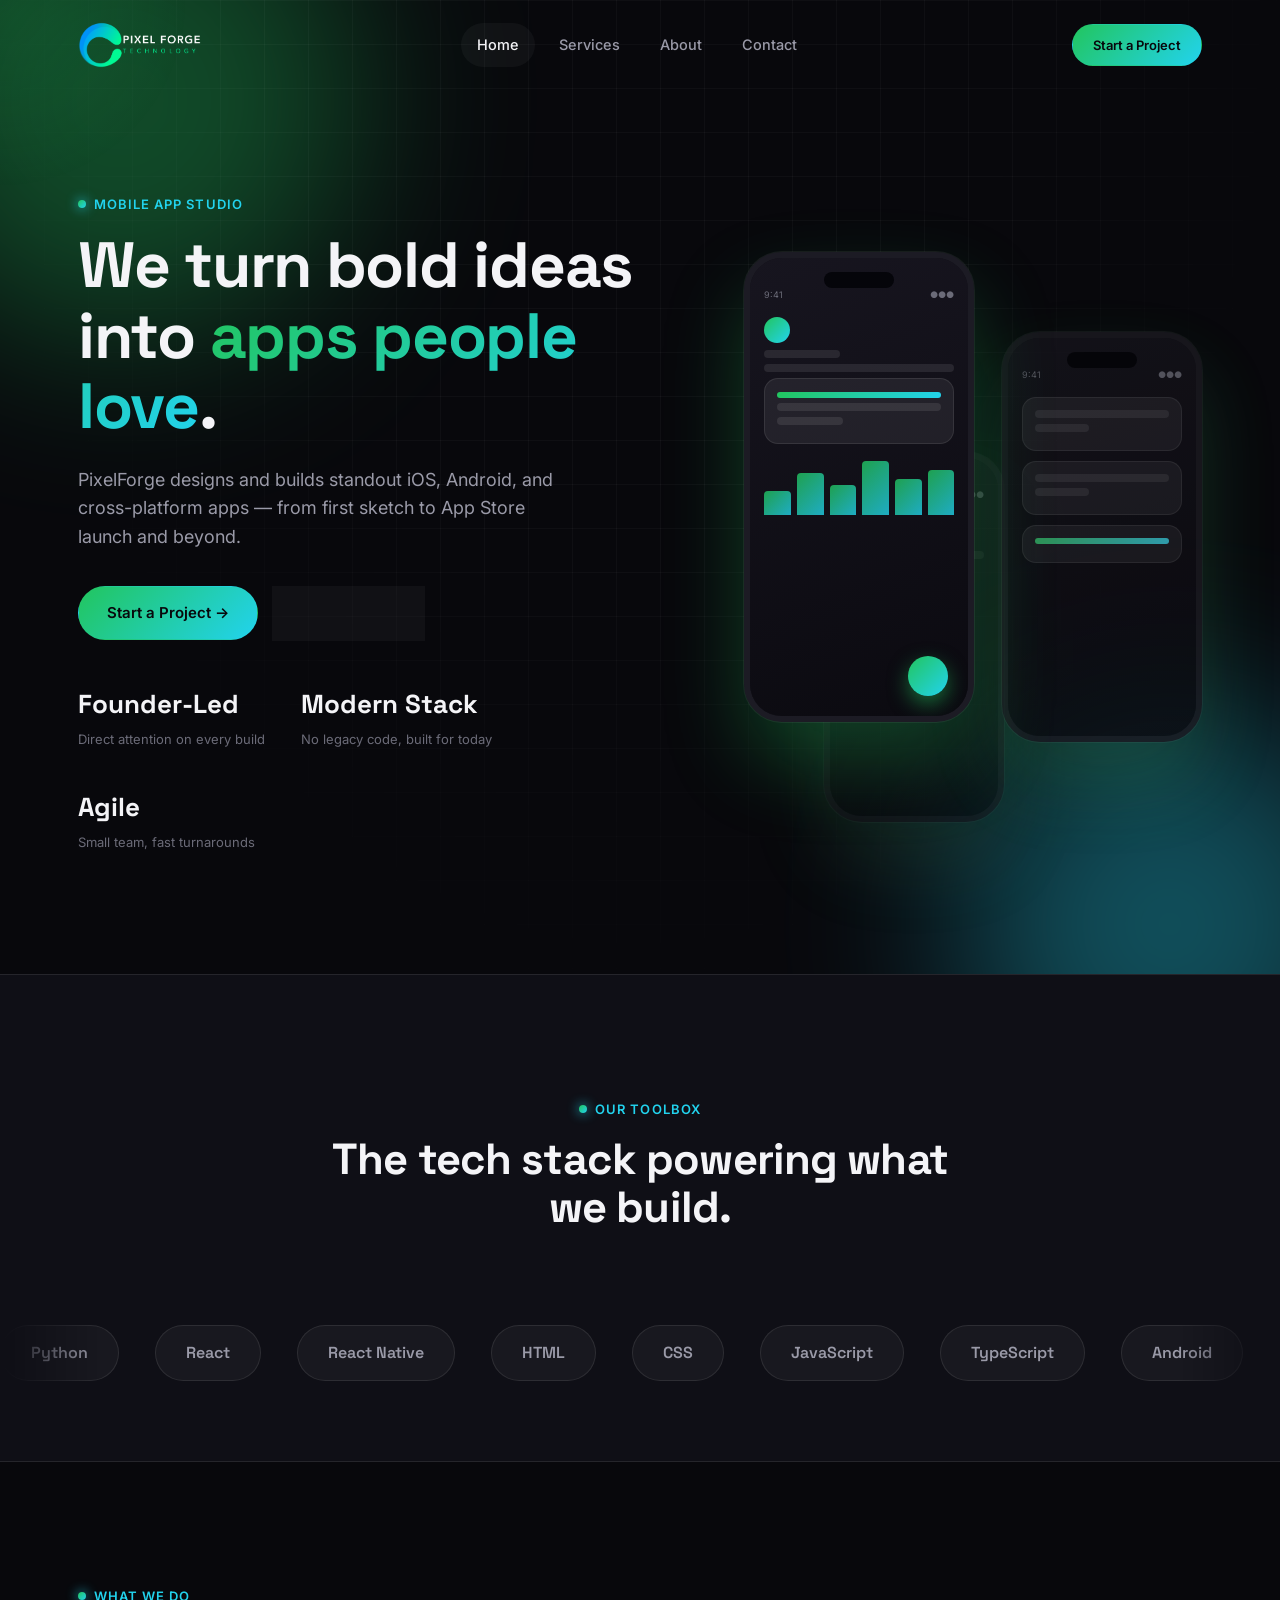
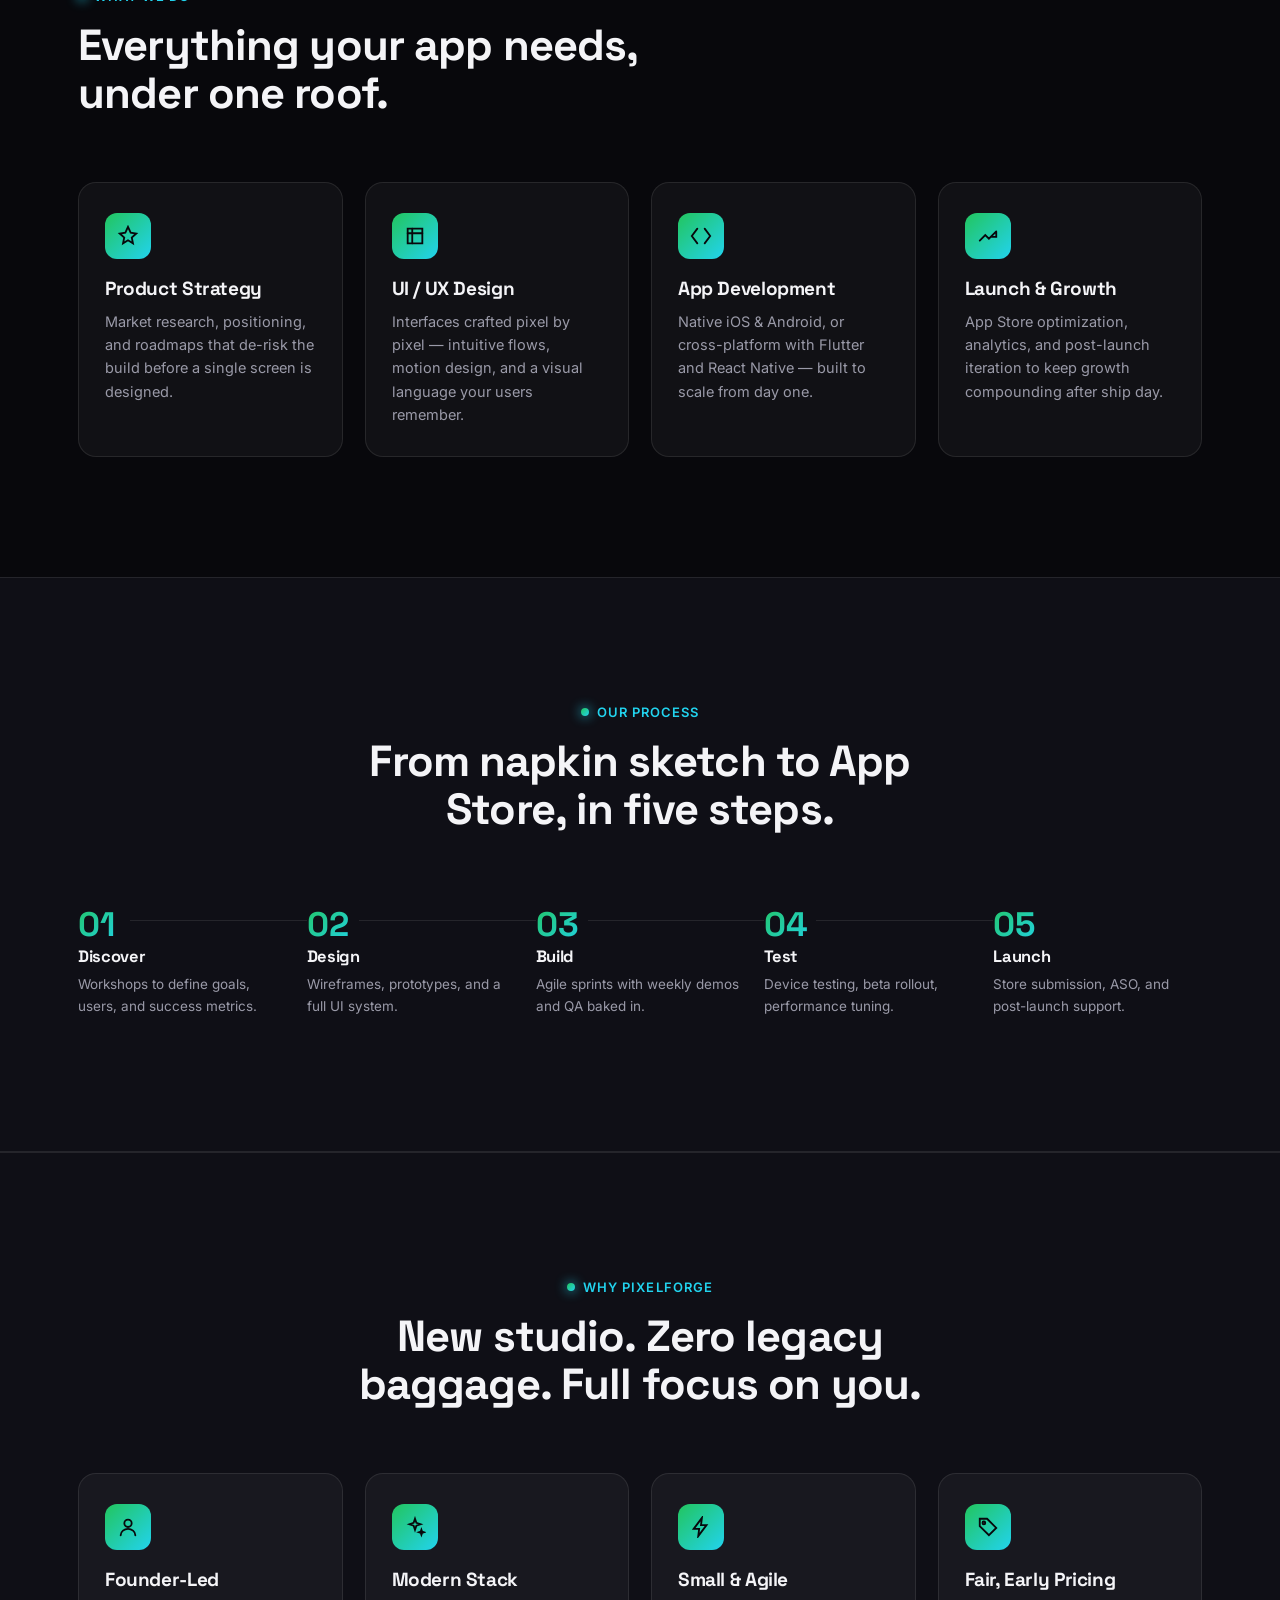
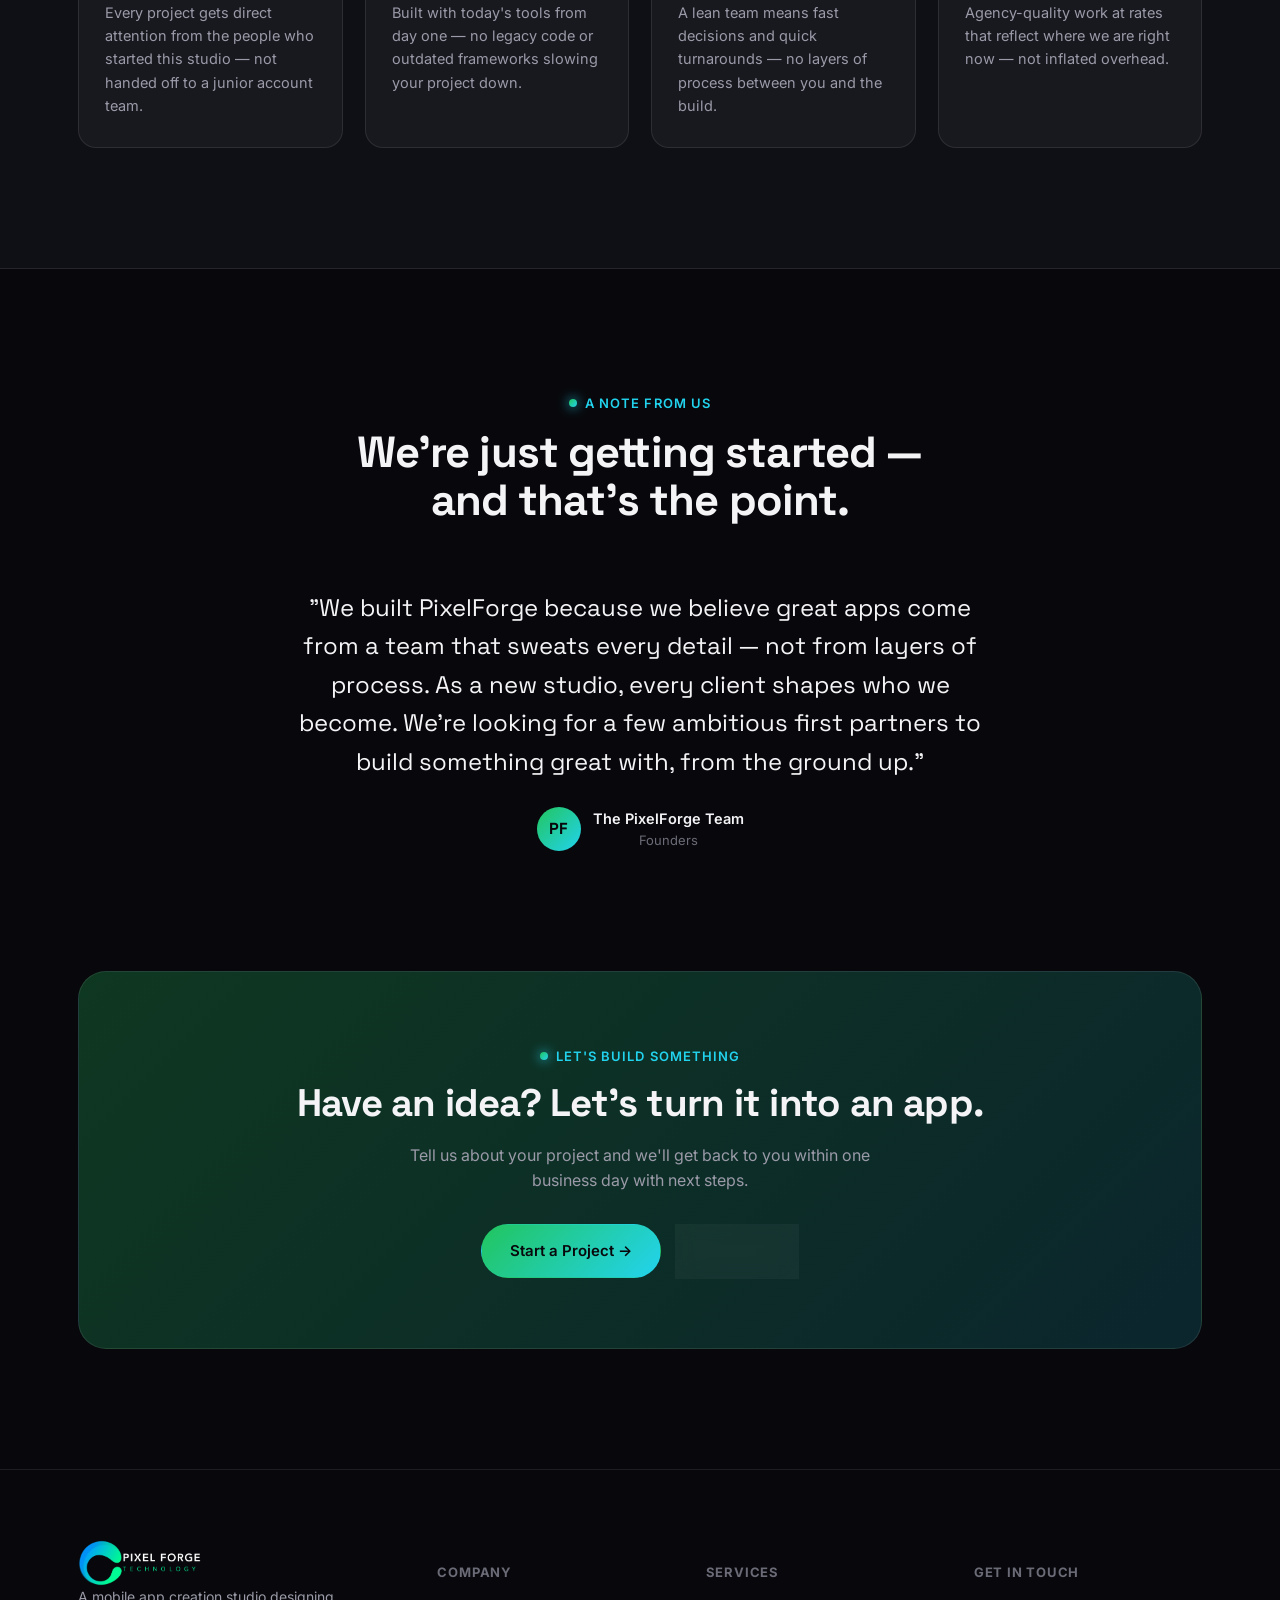
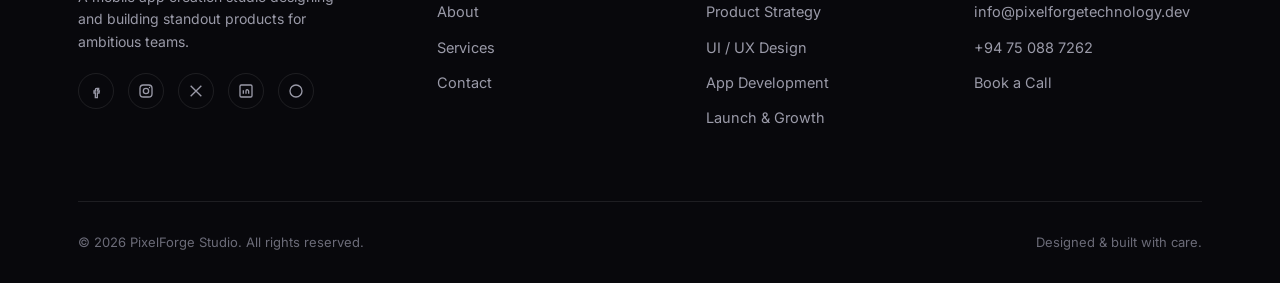
<file: index.html>
<!DOCTYPE html>
<html lang="en">
<head>
<meta charset="UTF-8">
<meta name="viewport" content="width=device-width, initial-scale=1.0">
<title>PixelForge — We Turn Ideas Into Apps People Love</title>
<meta name="description" content="PixelForge is a mobile app creation studio designing and building standout iOS, Android, and cross-platform apps.">
<link rel="icon" type="image/png" href="img/favicon.png">
<link rel="preconnect" href="https://fonts.googleapis.com">
<link href="https://fonts.googleapis.com/css2?family=Space+Grotesk:wght@500;600;700&family=Inter:wght@400;500;600;700&display=swap" rel="stylesheet">
<link rel="stylesheet" href="css/style.css">
</head>
<body>

<div class="door-intro" aria-hidden="true">
  <div class="door-panel door-left"></div>
  <div class="door-panel door-right"></div>
  <div class="door-logo"><span class="logo-mark"></span></div>
</div>

<div class="cursor-glow"></div>

<header class="site-header">
  <div class="container">
    <a href="index.html" class="logo"><img src="img/logo.png" alt="PixelForge logo" class="logo-img"></a>
    <nav class="nav-links">
      <a href="index.html">Home</a>
      <a href="services.html">Services</a>
      <a href="about.html">About</a>
      <a href="contact.html">Contact</a>
    </nav>
    <div class="header-actions">
      <a href="contact.html" class="btn btn-primary btn-sm">Start a Project</a>
      <button class="nav-toggle" aria-label="Toggle menu"><span></span></button>
    </div>
  </div>
</header>

<main>

  <!-- HERO -->
  <section class="hero">
    <div class="blob blob-1"></div>
    <div class="blob blob-2"></div>
    <div class="grid-overlay"></div>
    <div class="container hero-grid">
      <div class="hero-text">
        <span class="eyebrow">Mobile App Studio</span>
        <h1>We turn bold ideas into <span class="grad-text">apps people love</span>.</h1>
        <p class="hero-sub">PixelForge designs and builds standout iOS, Android, and cross-platform apps — from first sketch to App Store launch and beyond.</p>
        <div class="hero-actions">
          <a href="contact.html" class="btn btn-primary">Start a Project →</a>
          <a href="services.html" class="btn btn-ghost">Our Services</a>
        </div>
        <div class="hero-meta">
          <div><strong>Founder-Led</strong><span>Direct attention on every build</span></div>
          <div><strong>Modern Stack</strong><span>No legacy code, built for today</span></div>
          <div><strong>Agile</strong><span>Small team, fast turnarounds</span></div>
        </div>
      </div>
      <div class="phone-stage">
        <div class="phone phone-a">
          <div class="phone-screen">
            <div class="mock-status"><span>9:41</span><span>●●●</span></div>
            <div class="mock-avatar"></div>
            <div class="mock-line short"></div>
            <div class="mock-line"></div>
            <div class="mock-card">
              <div class="mock-line grad"></div>
              <div class="mock-line"></div>
              <div class="mock-line short"></div>
            </div>
            <div class="mock-bars">
              <span style="height:40%"></span><span style="height:70%"></span><span style="height:50%"></span>
              <span style="height:90%"></span><span style="height:60%"></span><span style="height:75%"></span>
            </div>
            <div class="mock-fab"></div>
          </div>
        </div>
        <div class="phone phone-b">
          <div class="phone-screen">
            <div class="mock-status"><span>9:41</span><span>●●●</span></div>
            <div class="mock-card"><div class="mock-line"></div><div class="mock-line short"></div></div>
            <div class="mock-card"><div class="mock-line"></div><div class="mock-line short"></div></div>
            <div class="mock-card"><div class="mock-line grad"></div></div>
          </div>
        </div>
        <div class="phone phone-c">
          <div class="phone-screen">
            <div class="mock-status"><span>9:41</span><span>●●●</span></div>
            <div class="mock-avatar"></div>
            <div class="mock-line"></div>
            <div class="mock-line short"></div>
          </div>
        </div>
      </div>
    </div>
  </section>

  <!-- TECH STACK -->
  <section class="section tech-stack-section" style="padding-bottom:70px;">
    <div class="container">
      <div class="section-head center reveal">
        <span class="eyebrow">Our Toolbox</span>
        <h2>The tech stack powering what we build.</h2>
      </div>
    </div>
    <div class="tech-marquee reveal">
      <div class="tech-track">
        <span class="tech-tag">Python</span>
        <span class="tech-tag">React</span>
        <span class="tech-tag">React Native</span>
        <span class="tech-tag">HTML</span>
        <span class="tech-tag">CSS</span>
        <span class="tech-tag">JavaScript</span>
        <span class="tech-tag">TypeScript</span>
        <span class="tech-tag">Android</span>
        <span class="tech-tag">Django</span>
        <span class="tech-tag">Flask</span>
        <span class="tech-tag">UiPath</span>
        <span class="tech-tag">Power Automate</span>
        <span class="tech-tag">Automation Anywhere</span>
        <span class="tech-tag">RPA</span>
        <span class="tech-tag">RAG</span>
        <span class="tech-tag">AI Agents</span>

        <span class="tech-tag" aria-hidden="true">Python</span>
        <span class="tech-tag" aria-hidden="true">React</span>
        <span class="tech-tag" aria-hidden="true">React Native</span>
        <span class="tech-tag" aria-hidden="true">HTML</span>
        <span class="tech-tag" aria-hidden="true">CSS</span>
        <span class="tech-tag" aria-hidden="true">JavaScript</span>
        <span class="tech-tag" aria-hidden="true">TypeScript</span>
        <span class="tech-tag" aria-hidden="true">Android</span>
        <span class="tech-tag" aria-hidden="true">Django</span>
        <span class="tech-tag" aria-hidden="true">Flask</span>
        <span class="tech-tag" aria-hidden="true">UiPath</span>
        <span class="tech-tag" aria-hidden="true">Power Automate</span>
        <span class="tech-tag" aria-hidden="true">Automation Anywhere</span>
        <span class="tech-tag" aria-hidden="true">RPA</span>
        <span class="tech-tag" aria-hidden="true">RAG</span>
        <span class="tech-tag" aria-hidden="true">AI Agents</span>
      </div>
    </div>
  </section>

  <!-- SERVICES -->
  <section class="section">
    <div class="container">
      <div class="section-head reveal">
        <span class="eyebrow">What We Do</span>
        <h2>Everything your app needs, under one roof.</h2>
      </div>
      <div class="grid-4">
        <div class="card reveal card-drop">
          <div class="card-icon"><svg viewBox="0 0 24 24" fill="none" stroke-width="2" stroke-linecap="round"><path d="M12 2l2.9 6.3L21 9.3l-4.9 4.3L17.4 20 12 16.7 6.6 20l1.3-6.4L3 9.3l6.1-1z"/></svg></div>
          <h3>Product Strategy</h3>
          <p>Market research, positioning, and roadmaps that de-risk the build before a single screen is designed.</p>
        </div>
        <div class="card reveal card-drop reveal-delay-1">
          <div class="card-icon"><svg viewBox="0 0 24 24" fill="none" stroke-width="2" stroke-linecap="round"><path d="M4 4h16v16H4z"/><path d="M4 9h16M9 4v16"/></svg></div>
          <h3>UI / UX Design</h3>
          <p>Interfaces crafted pixel by pixel — intuitive flows, motion design, and a visual language your users remember.</p>
        </div>
        <div class="card reveal card-drop reveal-delay-2">
          <div class="card-icon"><svg viewBox="0 0 24 24" fill="none" stroke-width="2" stroke-linecap="round"><path d="M8 4L2 12l6 8M16 4l6 8-6 8"/></svg></div>
          <h3>App Development</h3>
          <p>Native iOS &amp; Android, or cross-platform with Flutter and React Native — built to scale from day one.</p>
        </div>
        <div class="card reveal card-drop reveal-delay-3">
          <div class="card-icon"><svg viewBox="0 0 24 24" fill="none" stroke-width="2" stroke-linecap="round"><path d="M3 17l6-6 4 4 8-8M21 7v6h-6"/></svg></div>
          <h3>Launch &amp; Growth</h3>
          <p>App Store optimization, analytics, and post-launch iteration to keep growth compounding after ship day.</p>
        </div>
      </div>
    </div>
  </section>

  <!-- PROCESS -->
  <section class="section" style="background:var(--bg-alt); border-top:1px solid var(--border); border-bottom:1px solid var(--border);">
    <div class="container">
      <div class="section-head center reveal">
        <span class="eyebrow">Our Process</span>
        <h2>From napkin sketch to App Store, in five steps.</h2>
      </div>
      <div class="timeline">
        <div class="timeline-step reveal"><h4>Discover</h4><p>Workshops to define goals, users, and success metrics.</p></div>
        <div class="timeline-step reveal reveal-delay-1"><h4>Design</h4><p>Wireframes, prototypes, and a full UI system.</p></div>
        <div class="timeline-step reveal reveal-delay-2"><h4>Build</h4><p>Agile sprints with weekly demos and QA baked in.</p></div>
        <div class="timeline-step reveal reveal-delay-3"><h4>Test</h4><p>Device testing, beta rollout, performance tuning.</p></div>
        <div class="timeline-step reveal reveal-delay-3"><h4>Launch</h4><p>Store submission, ASO, and post-launch support.</p></div>
      </div>
    </div>
  </section>

  <!-- WHY US -->
  <section class="section" style="background:var(--bg-alt); border-top:1px solid var(--border); border-bottom:1px solid var(--border);">
    <div class="container">
      <div class="section-head center reveal">
        <span class="eyebrow">Why PixelForge</span>
        <h2>New studio. Zero legacy baggage. Full focus on you.</h2>
      </div>
      <div class="grid-4">
        <div class="card reveal">
          <div class="card-icon"><svg viewBox="0 0 24 24" fill="none" stroke-width="2" stroke-linecap="round"><circle cx="12" cy="8" r="4"/><path d="M4 21c0-4 4-7 8-7s8 3 8 7"/></svg></div>
          <h3>Founder-Led</h3>
          <p>Every project gets direct attention from the people who started this studio — not handed off to a junior account team.</p>
        </div>
        <div class="card reveal reveal-delay-1">
          <div class="card-icon"><svg viewBox="0 0 24 24" fill="none" stroke-width="2" stroke-linecap="round"><path d="M12 3l1.5 4.5L18 9l-4.5 1.5L12 15l-1.5-4.5L6 9l4.5-1.5L12 3z"/><path d="M19 15l.7 2 2 .7-2 .7-.7 2-.7-2-2-.7 2-.7.7-2z"/></svg></div>
          <h3>Modern Stack</h3>
          <p>Built with today's tools from day one — no legacy code or outdated frameworks slowing your project down.</p>
        </div>
        <div class="card reveal reveal-delay-2">
          <div class="card-icon"><svg viewBox="0 0 24 24" fill="none" stroke-width="2" stroke-linecap="round"><path d="M13 2L4 14h6l-1 8 9-12h-6l1-8z"/></svg></div>
          <h3>Small &amp; Agile</h3>
          <p>A lean team means fast decisions and quick turnarounds — no layers of process between you and the build.</p>
        </div>
        <div class="card reveal reveal-delay-3">
          <div class="card-icon"><svg viewBox="0 0 24 24" fill="none" stroke-width="2" stroke-linecap="round"><path d="M3 11V3h8l10 10-8 8L3 11z"/><circle cx="7.5" cy="7.5" r="1.5"/></svg></div>
          <h3>Fair, Early Pricing</h3>
          <p>Agency-quality work at rates that reflect where we are right now — not inflated overhead.</p>
        </div>
      </div>
    </div>
  </section>

  <!-- FOUNDER NOTE -->
  <section class="section">
    <div class="container">
      <div class="section-head center reveal">
        <span class="eyebrow">A Note From Us</span>
        <h2>We're just getting started — and that's the point.</h2>
      </div>
      <div class="testi-wrap reveal" style="max-width:700px;">
        <p class="testi-quote">"We built PixelForge because we believe great apps come from a team that sweats every detail — not from layers of process. As a new studio, every client shapes who we become. We're looking for a few ambitious first partners to build something great with, from the ground up."</p>
        <div class="testi-person" style="justify-content:center;">
          <div class="testi-avatar">PF</div>
          <div><div class="testi-name">The PixelForge Team</div><div class="testi-role">Founders</div></div>
        </div>
      </div>
    </div>
  </section>

  <!-- CTA -->
  <section class="section" style="padding-top:0;">
    <div class="container">
      <div class="cta-banner reveal">
        <span class="eyebrow" style="justify-content:center;">Let's Build Something</span>
        <h2>Have an idea? Let's turn it into an app.</h2>
        <p>Tell us about your project and we'll get back to you within one business day with next steps.</p>
        <div class="btn-group">
          <a href="contact.html" class="btn btn-primary">Start a Project →</a>
          <a href="about.html" class="btn btn-ghost">About Us</a>
        </div>
      </div>
    </div>
  </section>

</main>

<footer class="site-footer">
  <div class="container">
    <div class="footer-grid">
      <div class="footer-brand">
        <a href="index.html" class="logo"><img src="img/logo.png" alt="PixelForge logo" class="logo-img"></a>
        <p>A mobile app creation studio designing and building standout products for ambitious teams.</p>
        <div class="socials" style="margin-top:20px;">
          <a href="https://web.facebook.com/people/PixelForge-Technology/61591872968591/" aria-label="Facebook" target="_blank" rel="noopener"><svg viewBox="0 0 24 24" fill="none" stroke-width="2"><path d="M15 8h-2a2 2 0 00-2 2v2H9v3h2v7h3v-7h2.5l.5-3H14v-1.5c0-.5.5-1 1-1H16V8z"/></svg></a>
          <a href="https://www.instagram.com/pixelforge9134/" aria-label="Instagram" target="_blank" rel="noopener"><svg viewBox="0 0 24 24" fill="none" stroke-width="2"><rect x="3" y="3" width="18" height="18" rx="5"/><circle cx="12" cy="12" r="4"/><circle cx="17.3" cy="6.7" r="1" fill="var(--text-dim)" stroke="none"/></svg></a>
          <a href="https://twitter.com/pixelforge" aria-label="X / Twitter" target="_blank" rel="noopener"><svg viewBox="0 0 24 24" fill="none" stroke-width="2"><path d="M4 4l16 16M20 4L4 20"/></svg></a>
          <a href="https://www.linkedin.com/company/pixelforge-technology" aria-label="LinkedIn" target="_blank" rel="noopener"><svg viewBox="0 0 24 24" fill="none" stroke-width="2"><rect x="3" y="3" width="18" height="18" rx="2"/><path d="M8 11v5M8 8v.01M12 16v-5M12 11c1.5-1.5 4-1 4 1.5V16"/></svg></a>
          <a href="https://dribbble.com/pixelforge" aria-label="Dribbble" target="_blank" rel="noopener"><svg viewBox="0 0 24 24" fill="none" stroke-width="2"><circle cx="12" cy="12" r="9"/></svg></a>
        </div>
      </div>
      <div class="footer-col">
        <h5>Company</h5>
        <a href="about.html">About</a>
        <a href="services.html">Services</a>
        <a href="contact.html">Contact</a>
      </div>
      <div class="footer-col">
        <h5>Services</h5>
        <a href="services.html">Product Strategy</a>
        <a href="services.html">UI / UX Design</a>
        <a href="services.html">App Development</a>
        <a href="services.html">Launch &amp; Growth</a>
      </div>
      <div class="footer-col">
        <h5>Get In Touch</h5>
        <a href="mailto:info@pixelforgetechnology.dev">info@pixelforgetechnology.dev</a>
        <a href="tel:+94750887262">+94 75 088 7262</a>
        <a href="contact.html">Book a Call</a>
      </div>
    </div>
    <div class="footer-bottom">
      <span>© 2026 PixelForge Studio. All rights reserved.</span>
      <span>Designed &amp; built with care.</span>
    </div>
  </div>
</footer>

<script src="js/main.js"></script>
</body>
</html>
</file>
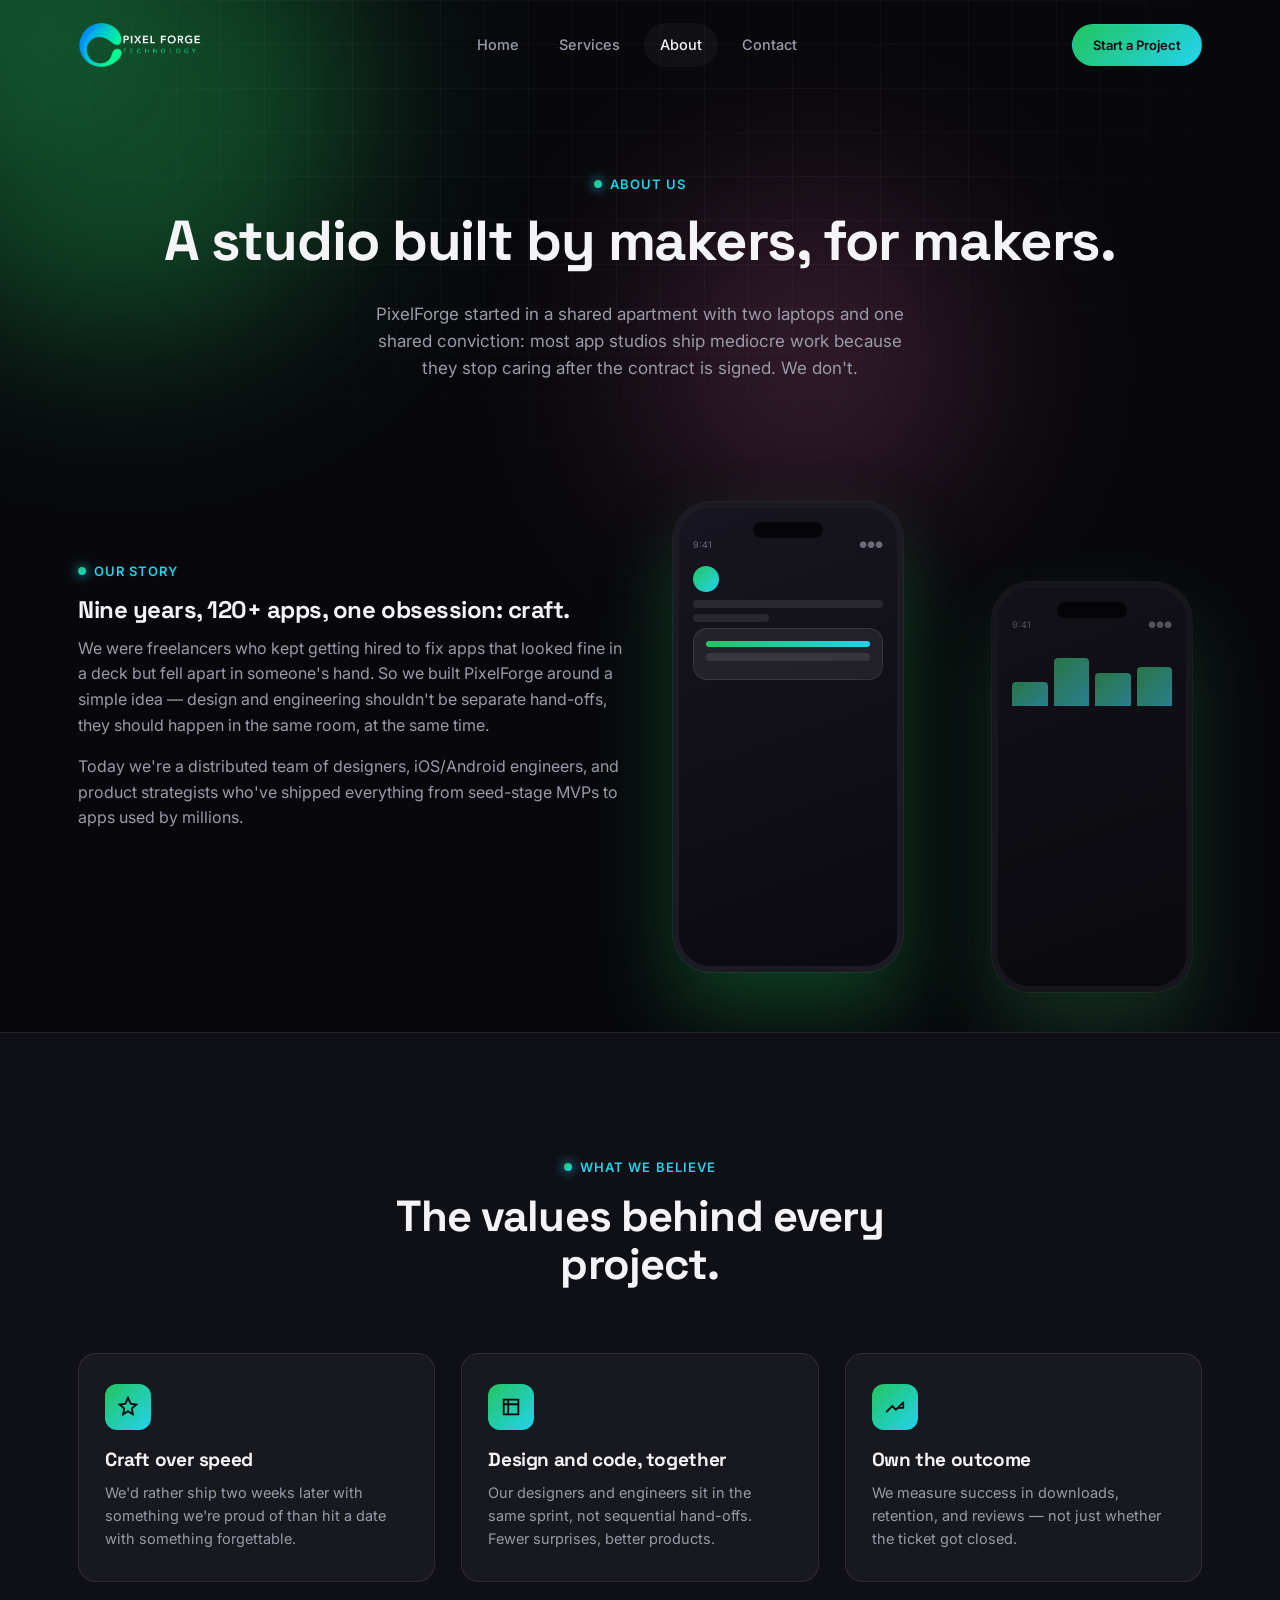
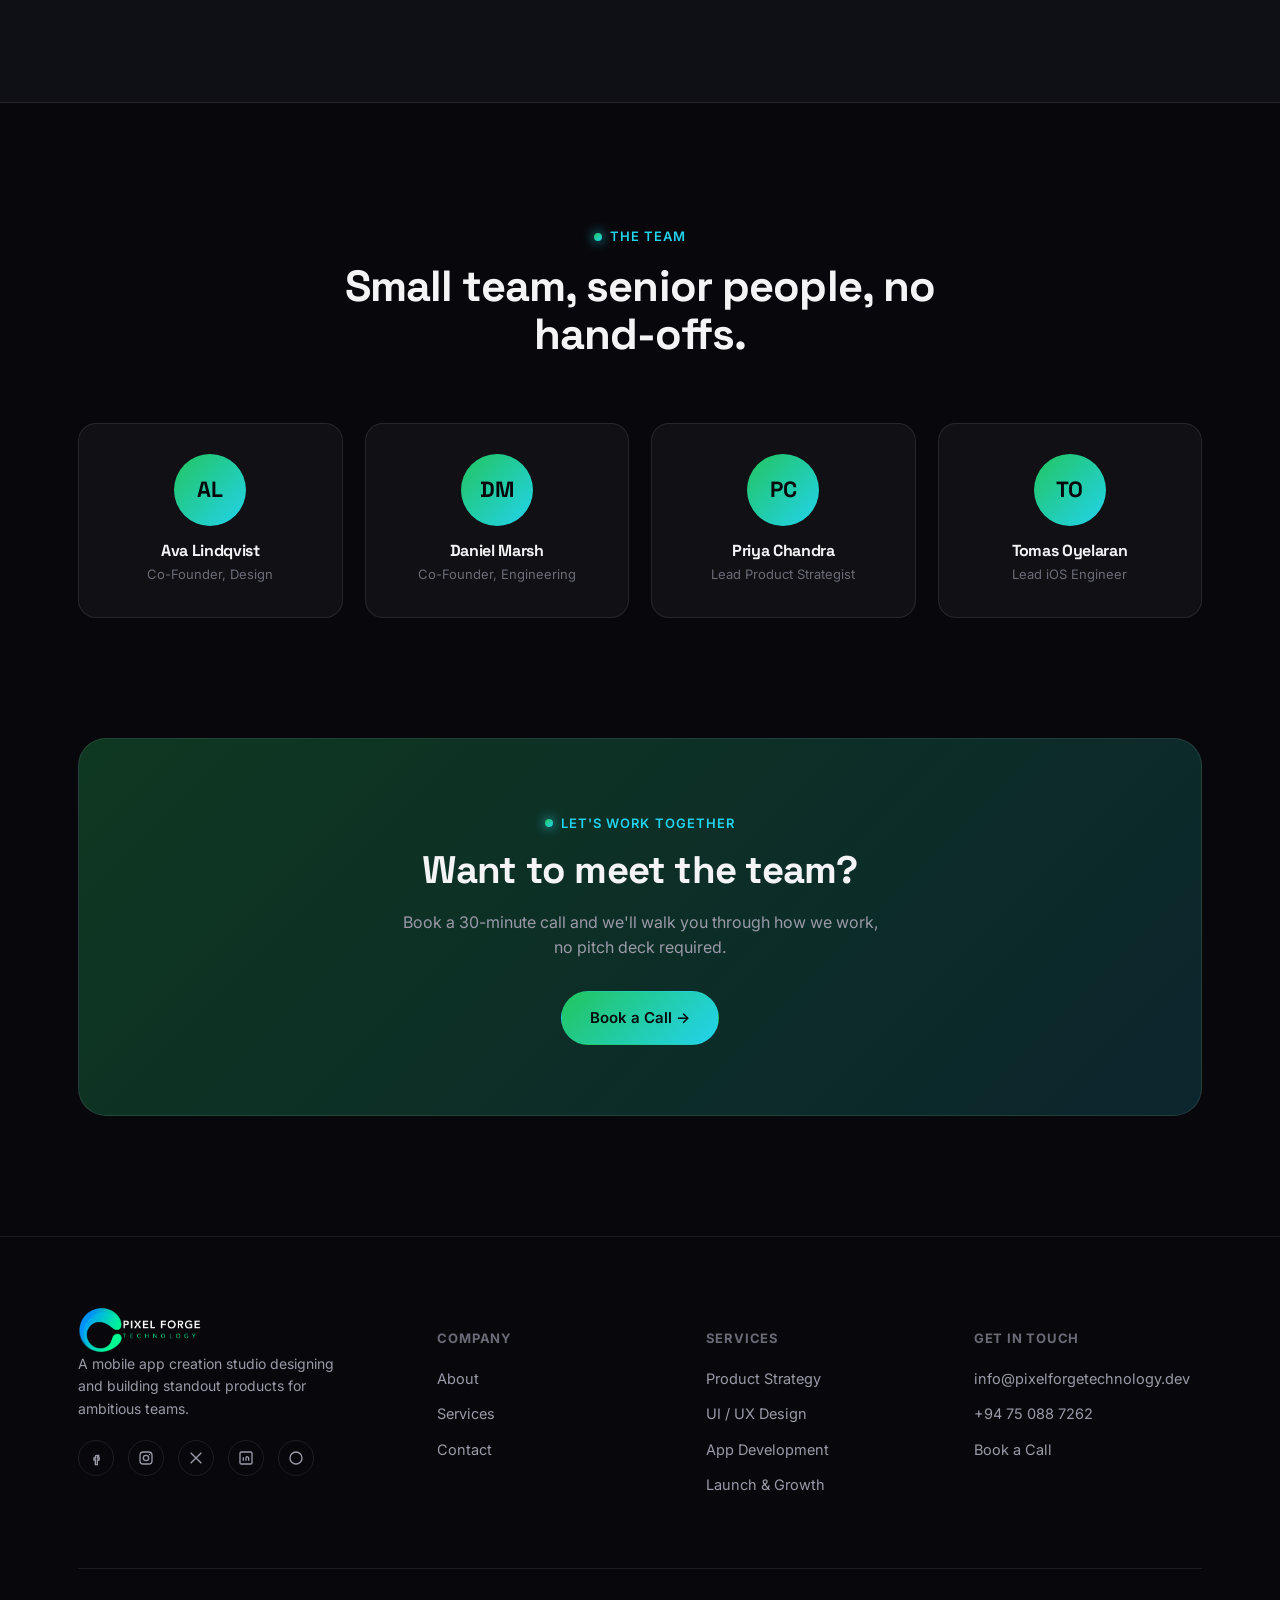
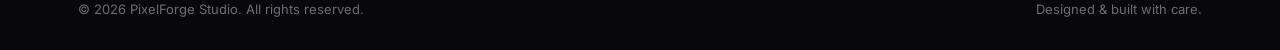
<file: about.html>
<!DOCTYPE html>
<html lang="en">
<head>
<meta charset="UTF-8">
<meta name="viewport" content="width=device-width, initial-scale=1.0">
<title>About — PixelForge</title>
<meta name="description" content="PixelForge is a mobile app creation studio founded by designers and engineers obsessed with craft.">
<link rel="icon" type="image/png" href="img/favicon.png">
<link rel="preconnect" href="https://fonts.googleapis.com">
<link href="https://fonts.googleapis.com/css2?family=Space+Grotesk:wght@500;600;700&family=Inter:wght@400;500;600;700&display=swap" rel="stylesheet">
<link rel="stylesheet" href="css/style.css">
</head>
<body>

<div class="cursor-glow"></div>

<header class="site-header">
  <div class="container">
    <a href="index.html" class="logo"><img src="img/logo.png" alt="PixelForge logo" class="logo-img"></a>
    <nav class="nav-links">
      <a href="index.html">Home</a>
      <a href="services.html">Services</a>
      <a href="about.html">About</a>
      <a href="contact.html">Contact</a>
    </nav>
    <div class="header-actions">
      <a href="contact.html" class="btn btn-primary btn-sm">Start a Project</a>
      <button class="nav-toggle" aria-label="Toggle menu"><span></span></button>
    </div>
  </div>
</header>

<main>
  <section class="page-hero">
    <div class="blob blob-1"></div>
    <div class="blob blob-3"></div>
    <div class="grid-overlay"></div>
    <div class="container" style="position:relative; z-index:2;">
      <span class="eyebrow" style="justify-content:center;">About Us</span>
      <h1>A studio built by makers, for makers.</h1>
      <p>PixelForge started in a shared apartment with two laptops and one shared conviction: most app studios ship mediocre work because they stop caring after the contract is signed. We don't.</p>
    </div>
  </section>

  <section class="section" style="padding-top:20px;">
    <div class="container grid-2" style="align-items:center;">
      <div class="reveal">
        <span class="eyebrow">Our Story</span>
        <h2>Nine years, 120+ apps, one obsession: craft.</h2>
        <p>We were freelancers who kept getting hired to fix apps that looked fine in a deck but fell apart in someone's hand. So we built PixelForge around a simple idea — design and engineering shouldn't be separate hand-offs, they should happen in the same room, at the same time.</p>
        <p>Today we're a distributed team of designers, iOS/Android engineers, and product strategists who've shipped everything from seed-stage MVPs to apps used by millions.</p>
      </div>
      <div class="phone-stage reveal" style="height:420px;">
        <div class="phone phone-a" style="left:20px;">
          <div class="phone-screen">
            <div class="mock-status"><span>9:41</span><span>●●●</span></div>
            <div class="mock-avatar"></div>
            <div class="mock-line"></div>
            <div class="mock-line short"></div>
            <div class="mock-card"><div class="mock-line grad"></div><div class="mock-line"></div></div>
          </div>
        </div>
        <div class="phone phone-b" style="right:10px;">
          <div class="phone-screen">
            <div class="mock-status"><span>9:41</span><span>●●●</span></div>
            <div class="mock-bars"><span style="height:40%"></span><span style="height:80%"></span><span style="height:55%"></span><span style="height:65%"></span></div>
          </div>
        </div>
      </div>
    </div>
  </section>

  <section class="section" style="background:var(--bg-alt); border-top:1px solid var(--border); border-bottom:1px solid var(--border);">
    <div class="container">
      <div class="section-head center reveal">
        <span class="eyebrow">What We Believe</span>
        <h2>The values behind every project.</h2>
      </div>
      <div class="grid-3">
        <div class="card value-card reveal">
          <div class="card-icon"><svg viewBox="0 0 24 24" fill="none" stroke-width="2" stroke-linecap="round"><path d="M12 2l2.9 6.3L21 9.3l-4.9 4.3L17.4 20 12 16.7 6.6 20l1.3-6.4L3 9.3l6.1-1z"/></svg></div>
          <h3>Craft over speed</h3>
          <p>We'd rather ship two weeks later with something we're proud of than hit a date with something forgettable.</p>
        </div>
        <div class="card value-card reveal reveal-delay-1">
          <div class="card-icon"><svg viewBox="0 0 24 24" fill="none" stroke-width="2" stroke-linecap="round"><path d="M4 4h16v16H4z"/><path d="M4 9h16M9 4v16"/></svg></div>
          <h3>Design and code, together</h3>
          <p>Our designers and engineers sit in the same sprint, not sequential hand-offs. Fewer surprises, better products.</p>
        </div>
        <div class="card value-card reveal reveal-delay-2">
          <div class="card-icon"><svg viewBox="0 0 24 24" fill="none" stroke-width="2" stroke-linecap="round"><path d="M3 17l6-6 4 4 8-8M21 7v6h-6"/></svg></div>
          <h3>Own the outcome</h3>
          <p>We measure success in downloads, retention, and reviews — not just whether the ticket got closed.</p>
        </div>
      </div>
    </div>
  </section>

  <section class="section">
    <div class="container">
      <div class="section-head center reveal">
        <span class="eyebrow">The Team</span>
        <h2>Small team, senior people, no hand-offs.</h2>
      </div>
      <div class="grid-4">
        <div class="card team-card reveal">
          <div class="team-avatar">AL</div>
          <h4>Ava Lindqvist</h4>
          <span>Co-Founder, Design</span>
        </div>
        <div class="card team-card reveal reveal-delay-1">
          <div class="team-avatar">DM</div>
          <h4>Daniel Marsh</h4>
          <span>Co-Founder, Engineering</span>
        </div>
        <div class="card team-card reveal reveal-delay-2">
          <div class="team-avatar">PC</div>
          <h4>Priya Chandra</h4>
          <span>Lead Product Strategist</span>
        </div>
        <div class="card team-card reveal reveal-delay-3">
          <div class="team-avatar">TO</div>
          <h4>Tomas Oyelaran</h4>
          <span>Lead iOS Engineer</span>
        </div>
      </div>
    </div>
  </section>

  <section class="section" style="padding-top:0;">
    <div class="container">
      <div class="cta-banner reveal">
        <span class="eyebrow" style="justify-content:center;">Let's Work Together</span>
        <h2>Want to meet the team?</h2>
        <p>Book a 30-minute call and we'll walk you through how we work, no pitch deck required.</p>
        <div class="btn-group">
          <a href="contact.html" class="btn btn-primary">Book a Call →</a>
        </div>
      </div>
    </div>
  </section>
</main>

<footer class="site-footer">
  <div class="container">
    <div class="footer-grid">
      <div class="footer-brand">
        <a href="index.html" class="logo"><img src="img/logo.png" alt="PixelForge logo" class="logo-img"></a>
        <p>A mobile app creation studio designing and building standout products for ambitious teams.</p>
        <div class="socials" style="margin-top:20px;">
          <a href="https://web.facebook.com/people/PixelForge-Technology/61591872968591/" aria-label="Facebook" target="_blank" rel="noopener"><svg viewBox="0 0 24 24" fill="none" stroke-width="2"><path d="M15 8h-2a2 2 0 00-2 2v2H9v3h2v7h3v-7h2.5l.5-3H14v-1.5c0-.5.5-1 1-1H16V8z"/></svg></a>
          <a href="https://www.instagram.com/pixelforge9134/" aria-label="Instagram" target="_blank" rel="noopener"><svg viewBox="0 0 24 24" fill="none" stroke-width="2"><rect x="3" y="3" width="18" height="18" rx="5"/><circle cx="12" cy="12" r="4"/><circle cx="17.3" cy="6.7" r="1" fill="var(--text-dim)" stroke="none"/></svg></a>
          <a href="https://twitter.com/pixelforge" aria-label="X / Twitter" target="_blank" rel="noopener"><svg viewBox="0 0 24 24" fill="none" stroke-width="2"><path d="M4 4l16 16M20 4L4 20"/></svg></a>
          <a href="https://linkedin.com/company/pixelforge" aria-label="LinkedIn" target="_blank" rel="noopener"><svg viewBox="0 0 24 24" fill="none" stroke-width="2"><rect x="3" y="3" width="18" height="18" rx="2"/><path d="M8 11v5M8 8v.01M12 16v-5M12 11c1.5-1.5 4-1 4 1.5V16"/></svg></a>
          <a href="https://dribbble.com/pixelforge" aria-label="Dribbble" target="_blank" rel="noopener"><svg viewBox="0 0 24 24" fill="none" stroke-width="2"><circle cx="12" cy="12" r="9"/></svg></a>
        </div>
      </div>
      <div class="footer-col">
        <h5>Company</h5>
        <a href="about.html">About</a>
        <a href="services.html">Services</a>
        <a href="contact.html">Contact</a>
      </div>
      <div class="footer-col">
        <h5>Services</h5>
        <a href="services.html">Product Strategy</a>
        <a href="services.html">UI / UX Design</a>
        <a href="services.html">App Development</a>
        <a href="services.html">Launch &amp; Growth</a>
      </div>
      <div class="footer-col">
        <h5>Get In Touch</h5>
        <a href="mailto:info@pixelforgetechnology.dev">info@pixelforgetechnology.dev</a>
        <a href="tel:+94750887262">+94 75 088 7262</a>
        <a href="contact.html">Book a Call</a>
      </div>
    </div>
    <div class="footer-bottom">
      <span>© 2026 PixelForge Studio. All rights reserved.</span>
      <span>Designed &amp; built with care.</span>
    </div>
  </div>
</footer>

<script src="js/main.js"></script>
</body>
</html>
</file>
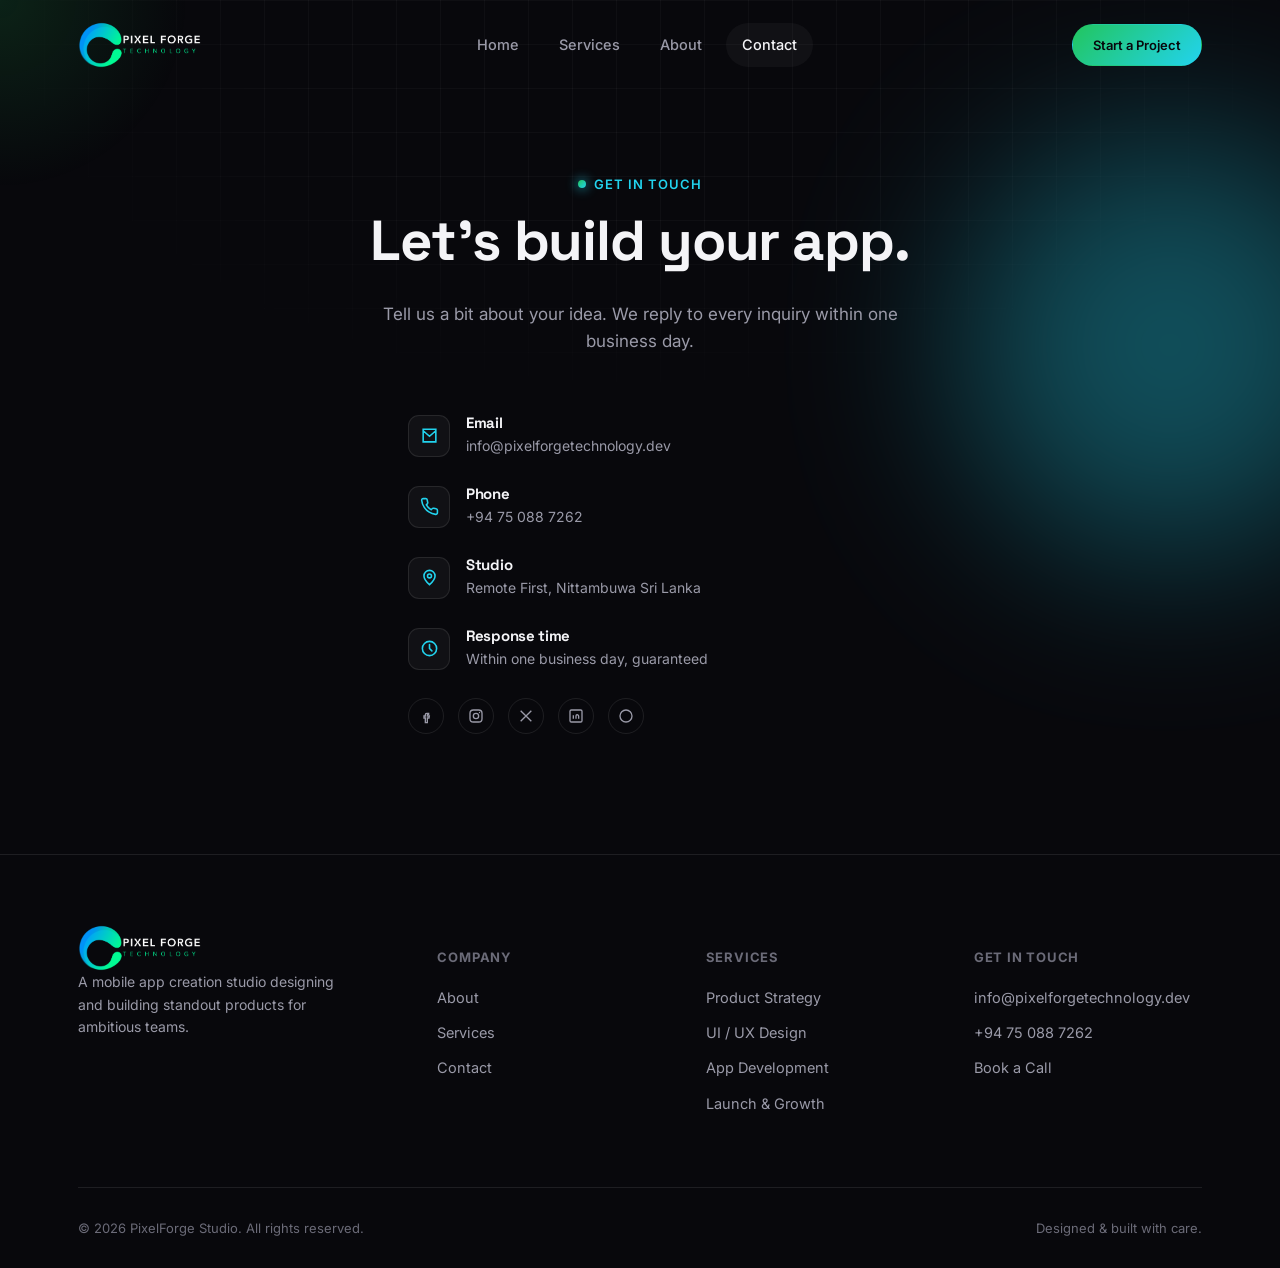
<file: contact.html>
<!DOCTYPE html>
<html lang="en">
<head>
<meta charset="UTF-8">
<meta name="viewport" content="width=device-width, initial-scale=1.0">
<title>Contact — PixelForge</title>
<meta name="description" content="Tell PixelForge about your mobile app idea and we'll get back to you within one business day.">
<link rel="icon" type="image/png" href="img/favicon.png">
<link rel="preconnect" href="https://fonts.googleapis.com">
<link href="https://fonts.googleapis.com/css2?family=Space+Grotesk:wght@500;600;700&family=Inter:wght@400;500;600;700&display=swap" rel="stylesheet">
<link rel="stylesheet" href="css/style.css">
</head>
<body>

<div class="cursor-glow"></div>

<header class="site-header">
  <div class="container">
    <a href="index.html" class="logo"><img src="img/logo.png" alt="PixelForge logo" class="logo-img"></a>
    <nav class="nav-links">
      <a href="index.html">Home</a>
      <a href="services.html">Services</a>
      <a href="about.html">About</a>
      <a href="contact.html">Contact</a>
    </nav>
    <div class="header-actions">
      <a href="contact.html" class="btn btn-primary btn-sm">Start a Project</a>
      <button class="nav-toggle" aria-label="Toggle menu"><span></span></button>
    </div>
  </div>
</header>

<main>
  <section class="page-hero" style="padding-bottom:40px;">
    <div class="blob blob-2"></div>
    <div class="grid-overlay"></div>
    <div class="container" style="position:relative; z-index:2;">
      <span class="eyebrow" style="justify-content:center;">Get In Touch</span>
      <h1>Let's build your app.</h1>
      <p>Tell us a bit about your idea. We reply to every inquiry within one business day.</p>
    </div>
  </section>

  <section class="section" style="padding-top:20px;">
    <div class="container contact-grid contact-grid-single">

      <div class="reveal reveal-delay-1">
        <div class="contact-info-item">
          <div class="contact-info-icon"><svg viewBox="0 0 24 24" fill="none" stroke-width="2" stroke-linecap="round"><path d="M4 4h16v16H4zM4 6l8 7 8-7"/></svg></div>
          <div>
            <h4>Email</h4>
            <p><a href="mailto:info@pixelforgetechnology.dev">info@pixelforgetechnology.dev</a></p>
          </div>
        </div>
        <div class="contact-info-item">
          <div class="contact-info-icon"><svg viewBox="0 0 24 24" fill="none" stroke-width="2" stroke-linecap="round"><path d="M22 16.9v3a2 2 0 0 1-2.2 2 19.8 19.8 0 0 1-8.6-3.1 19.5 19.5 0 0 1-6-6 19.8 19.8 0 0 1-3.1-8.7A2 2 0 0 1 4.1 2h3a2 2 0 0 1 2 1.7c.1 1 .3 2 .6 2.9a2 2 0 0 1-.5 2.1L8 10a16 16 0 0 0 6 6l1.3-1.2a2 2 0 0 1 2.1-.5c.9.3 1.9.5 2.9.6a2 2 0 0 1 1.7 2z"/></svg></div>
          <div>
            <h4>Phone</h4>
            <p><a href="tel:+94750887262">+94 75 088 7262</a></p>
          </div>
        </div>
        <div class="contact-info-item">
          <div class="contact-info-icon"><svg viewBox="0 0 24 24" fill="none" stroke-width="2" stroke-linecap="round"><path d="M12 21s-7-6.2-7-11a7 7 0 0 1 14 0c0 4.8-7 11-7 11z"/><circle cx="12" cy="10" r="2.5"/></svg></div>
          <div>
            <h4>Studio</h4>
            <p>Remote First, Nittambuwa Sri Lanka</p>
          </div>
        </div>
        <div class="contact-info-item">
          <div class="contact-info-icon"><svg viewBox="0 0 24 24" fill="none" stroke-width="2" stroke-linecap="round"><circle cx="12" cy="12" r="9"/><path d="M12 7v5l3 3"/></svg></div>
          <div>
            <h4>Response time</h4>
            <p>Within one business day, guaranteed</p>
          </div>
        </div>

        <div class="socials" style="margin-top:10px;">
          <a href="https://web.facebook.com/people/PixelForge-Technology/61591872968591/" aria-label="Facebook" target="_blank" rel="noopener"><svg viewBox="0 0 24 24" fill="none" stroke-width="2"><path d="M15 8h-2a2 2 0 00-2 2v2H9v3h2v7h3v-7h2.5l.5-3H14v-1.5c0-.5.5-1 1-1H16V8z"/></svg></a>
          <a href="https://www.instagram.com/pixelforge9134/" aria-label="Instagram" target="_blank" rel="noopener"><svg viewBox="0 0 24 24" fill="none" stroke-width="2"><rect x="3" y="3" width="18" height="18" rx="5"/><circle cx="12" cy="12" r="4"/><circle cx="17.3" cy="6.7" r="1" fill="var(--text-dim)" stroke="none"/></svg></a>
          <a href="https://twitter.com/pixelforge" aria-label="X / Twitter" target="_blank" rel="noopener"><svg viewBox="0 0 24 24" fill="none" stroke-width="2"><path d="M4 4l16 16M20 4L4 20"/></svg></a>
          <a href="https://linkedin.com/company/pixelforge" aria-label="LinkedIn" target="_blank" rel="noopener"><svg viewBox="0 0 24 24" fill="none" stroke-width="2"><rect x="3" y="3" width="18" height="18" rx="2"/><path d="M8 11v5M8 8v.01M12 16v-5M12 11c1.5-1.5 4-1 4 1.5V16"/></svg></a>
          <a href="https://dribbble.com/pixelforge" aria-label="Dribbble" target="_blank" rel="noopener"><svg viewBox="0 0 24 24" fill="none" stroke-width="2"><circle cx="12" cy="12" r="9"/></svg></a>
        </div>
      </div>

    </div>
  </section>
</main>

<footer class="site-footer">
  <div class="container">
    <div class="footer-grid">
      <div class="footer-brand">
        <a href="index.html" class="logo"><img src="img/logo.png" alt="PixelForge logo" class="logo-img"></a>
        <p>A mobile app creation studio designing and building standout products for ambitious teams.</p>
      </div>
      <div class="footer-col">
        <h5>Company</h5>
        <a href="about.html">About</a>
        <a href="services.html">Services</a>
        <a href="contact.html">Contact</a>
      </div>
      <div class="footer-col">
        <h5>Services</h5>
        <a href="services.html">Product Strategy</a>
        <a href="services.html">UI / UX Design</a>
        <a href="services.html">App Development</a>
        <a href="services.html">Launch &amp; Growth</a>
      </div>
      <div class="footer-col">
        <h5>Get In Touch</h5>
        <a href="mailto:info@pixelforgetechnology.dev">info@pixelforgetechnology.dev</a>
        <a href="tel:+94750887262">+94 75 088 7262</a>
        <a href="contact.html">Book a Call</a>
      </div>
    </div>
    <div class="footer-bottom">
      <span>© 2026 PixelForge Studio. All rights reserved.</span>
      <span>Designed &amp; built with care.</span>
    </div>
  </div>
</footer>

<script src="js/main.js"></script>
</body>
</html>
</file>
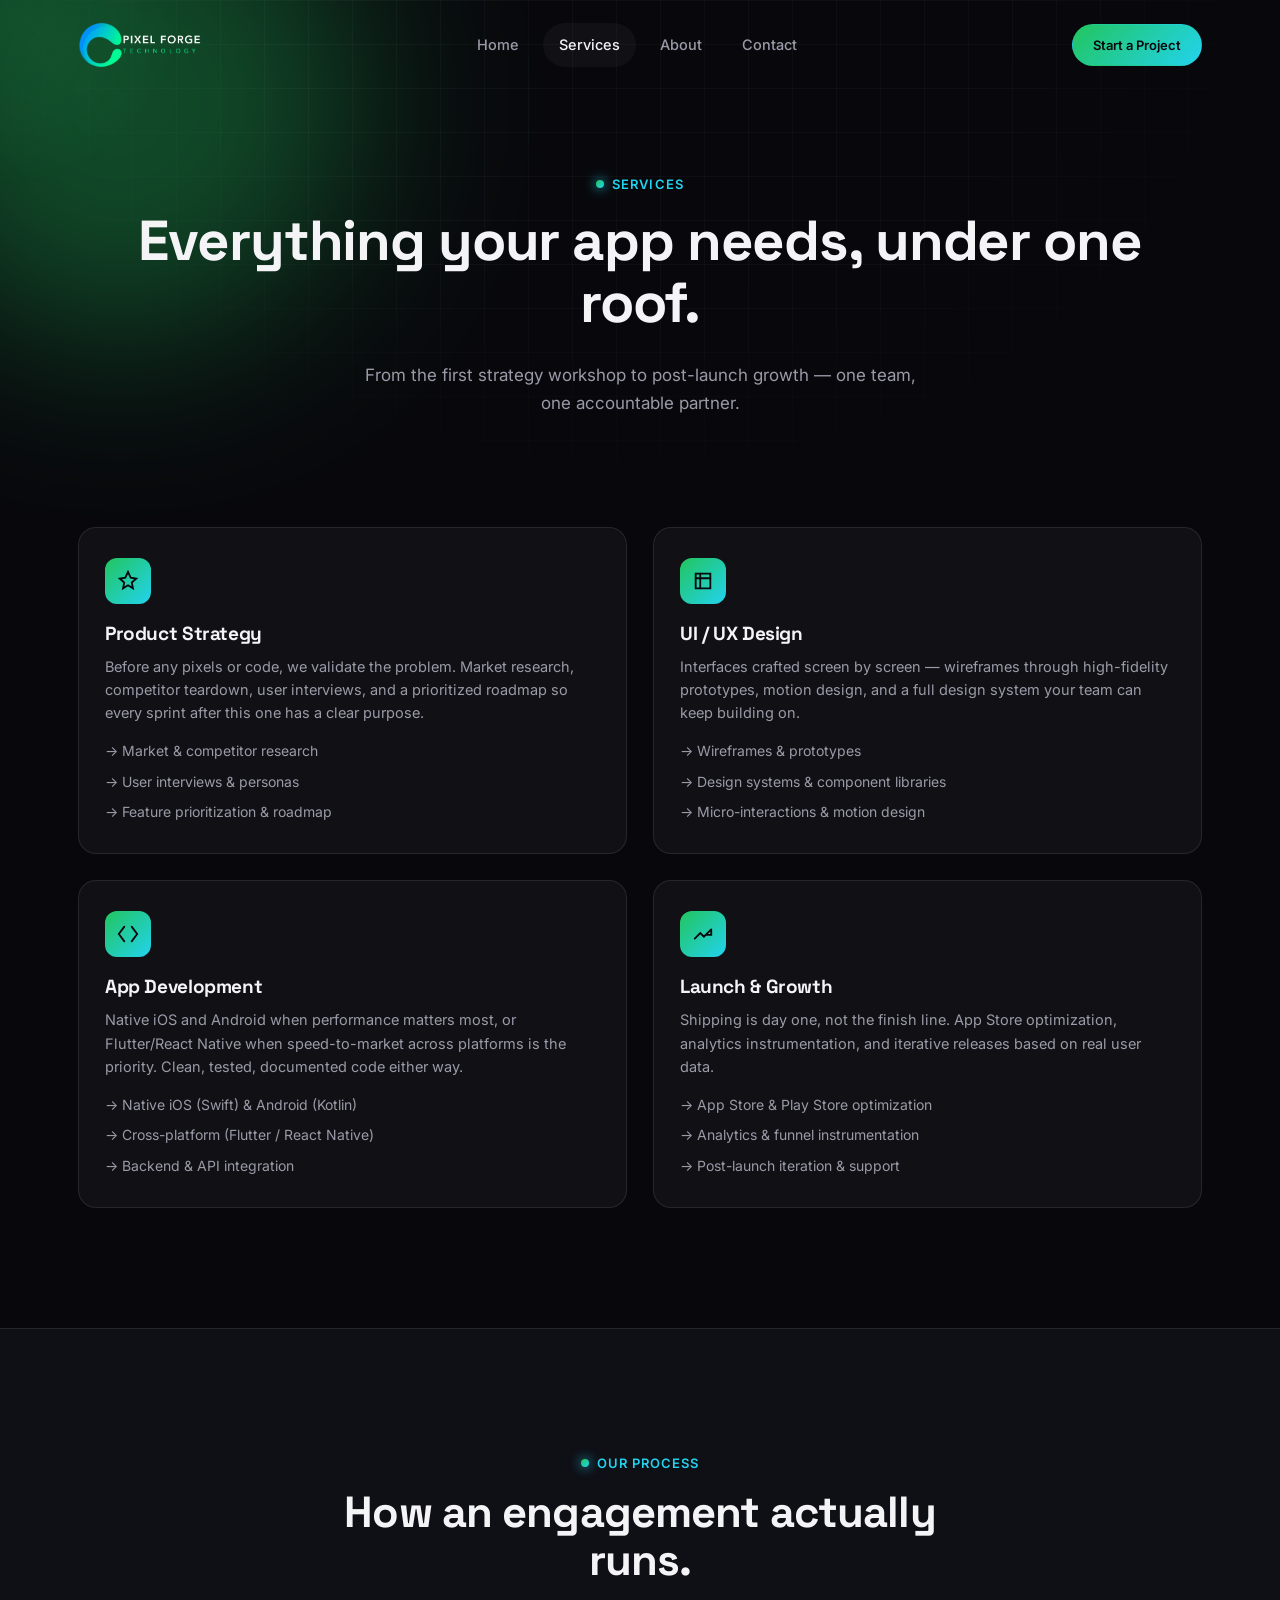
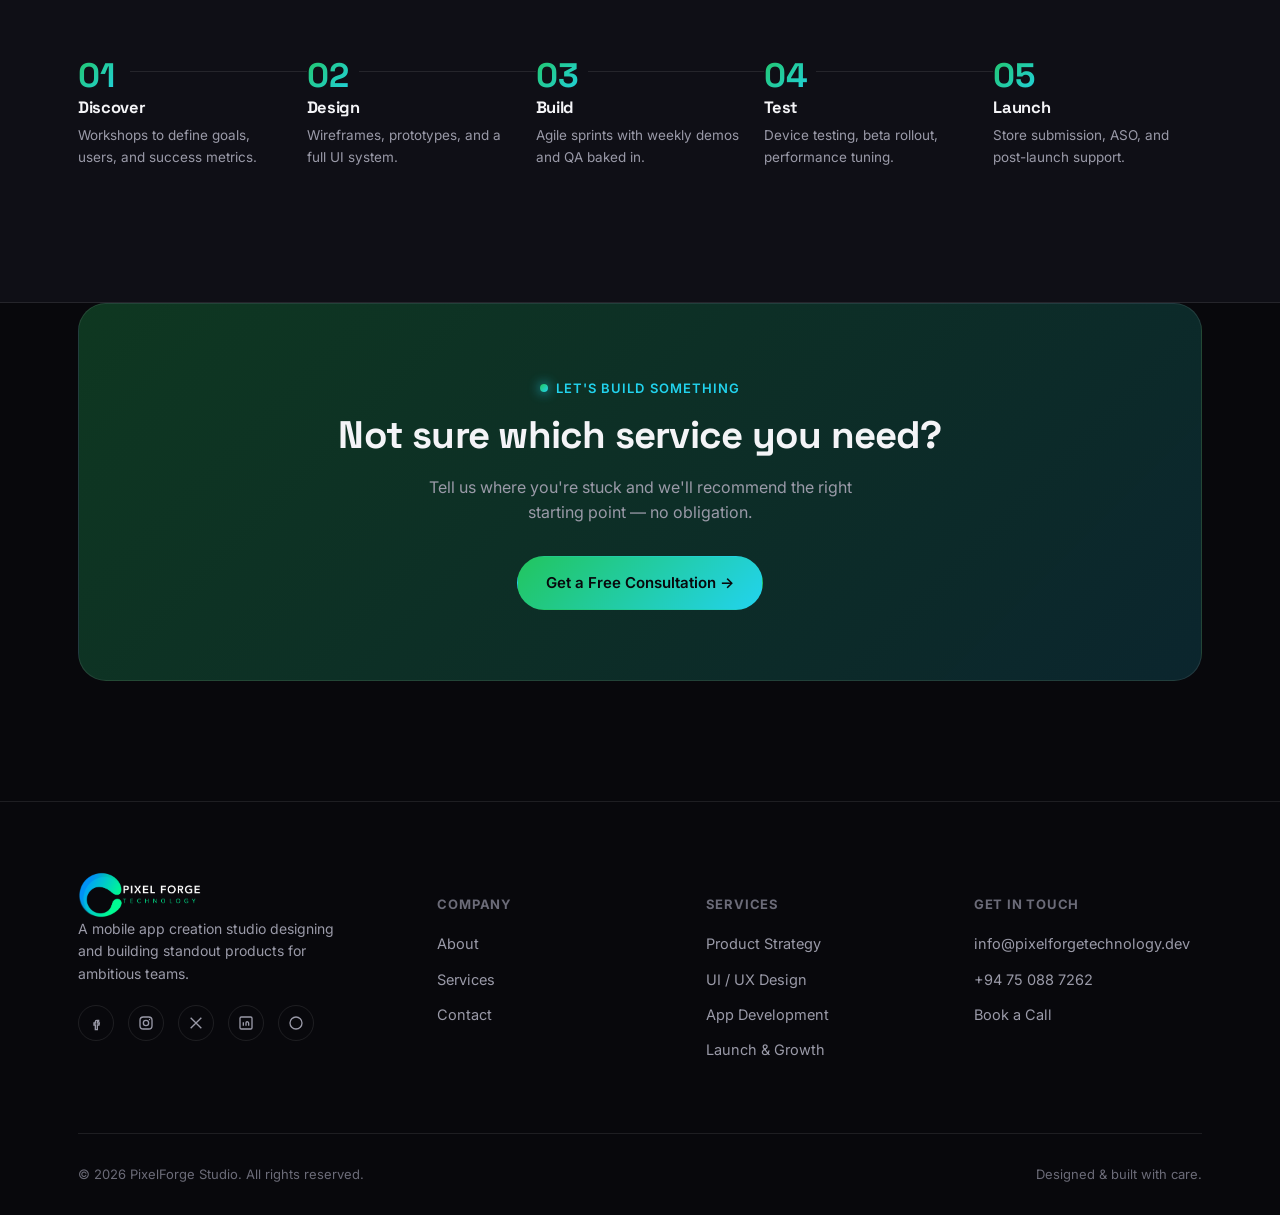
<file: services.html>
<!DOCTYPE html>
<html lang="en">
<head>
<meta charset="UTF-8">
<meta name="viewport" content="width=device-width, initial-scale=1.0">
<title>Services — PixelForge</title>
<meta name="description" content="From product strategy to launch and growth — everything PixelForge offers to build your mobile app.">
<link rel="icon" type="image/png" href="img/favicon.png">
<link rel="preconnect" href="https://fonts.googleapis.com">
<link href="https://fonts.googleapis.com/css2?family=Space+Grotesk:wght@500;600;700&family=Inter:wght@400;500;600;700&display=swap" rel="stylesheet">
<link rel="stylesheet" href="css/style.css">
</head>
<body>

<div class="cursor-glow"></div>

<header class="site-header">
  <div class="container">
    <a href="index.html" class="logo"><img src="img/logo.png" alt="PixelForge logo" class="logo-img"></a>
    <nav class="nav-links">
      <a href="index.html">Home</a>
      <a href="services.html">Services</a>
      <a href="about.html">About</a>
      <a href="contact.html">Contact</a>
    </nav>
    <div class="header-actions">
      <a href="contact.html" class="btn btn-primary btn-sm">Start a Project</a>
      <button class="nav-toggle" aria-label="Toggle menu"><span></span></button>
    </div>
  </div>
</header>

<main>
  <section class="page-hero">
    <div class="blob blob-1"></div>
    <div class="grid-overlay"></div>
    <div class="container" style="position:relative; z-index:2;">
      <span class="eyebrow" style="justify-content:center;">Services</span>
      <h1>Everything your app needs, under one roof.</h1>
      <p>From the first strategy workshop to post-launch growth — one team, one accountable partner.</p>
    </div>
  </section>

  <section class="section" style="padding-top:20px;">
    <div class="container">
      <div class="grid-2">

        <div class="card reveal">
          <div class="card-icon"><svg viewBox="0 0 24 24" fill="none" stroke-width="2" stroke-linecap="round"><path d="M12 2l2.9 6.3L21 9.3l-4.9 4.3L17.4 20 12 16.7 6.6 20l1.3-6.4L3 9.3l6.1-1z"/></svg></div>
          <h3>Product Strategy</h3>
          <p>Before any pixels or code, we validate the problem. Market research, competitor teardown, user interviews, and a prioritized roadmap so every sprint after this one has a clear purpose.</p>
          <ul style="margin-top:16px; padding-left:0;">
            <li style="color:var(--text-dim); font-size:14px; margin-bottom:8px;">→ Market &amp; competitor research</li>
            <li style="color:var(--text-dim); font-size:14px; margin-bottom:8px;">→ User interviews &amp; personas</li>
            <li style="color:var(--text-dim); font-size:14px;">→ Feature prioritization &amp; roadmap</li>
          </ul>
        </div>

        <div class="card reveal reveal-delay-1">
          <div class="card-icon"><svg viewBox="0 0 24 24" fill="none" stroke-width="2" stroke-linecap="round"><path d="M4 4h16v16H4z"/><path d="M4 9h16M9 4v16"/></svg></div>
          <h3>UI / UX Design</h3>
          <p>Interfaces crafted screen by screen — wireframes through high-fidelity prototypes, motion design, and a full design system your team can keep building on.</p>
          <ul style="margin-top:16px; padding-left:0;">
            <li style="color:var(--text-dim); font-size:14px; margin-bottom:8px;">→ Wireframes &amp; prototypes</li>
            <li style="color:var(--text-dim); font-size:14px; margin-bottom:8px;">→ Design systems &amp; component libraries</li>
            <li style="color:var(--text-dim); font-size:14px;">→ Micro-interactions &amp; motion design</li>
          </ul>
        </div>

        <div class="card reveal reveal-delay-2">
          <div class="card-icon"><svg viewBox="0 0 24 24" fill="none" stroke-width="2" stroke-linecap="round"><path d="M8 4L2 12l6 8M16 4l6 8-6 8"/></svg></div>
          <h3>App Development</h3>
          <p>Native iOS and Android when performance matters most, or Flutter/React Native when speed-to-market across platforms is the priority. Clean, tested, documented code either way.</p>
          <ul style="margin-top:16px; padding-left:0;">
            <li style="color:var(--text-dim); font-size:14px; margin-bottom:8px;">→ Native iOS (Swift) &amp; Android (Kotlin)</li>
            <li style="color:var(--text-dim); font-size:14px; margin-bottom:8px;">→ Cross-platform (Flutter / React Native)</li>
            <li style="color:var(--text-dim); font-size:14px;">→ Backend &amp; API integration</li>
          </ul>
        </div>

        <div class="card reveal reveal-delay-3">
          <div class="card-icon"><svg viewBox="0 0 24 24" fill="none" stroke-width="2" stroke-linecap="round"><path d="M3 17l6-6 4 4 8-8M21 7v6h-6"/></svg></div>
          <h3>Launch &amp; Growth</h3>
          <p>Shipping is day one, not the finish line. App Store optimization, analytics instrumentation, and iterative releases based on real user data.</p>
          <ul style="margin-top:16px; padding-left:0;">
            <li style="color:var(--text-dim); font-size:14px; margin-bottom:8px;">→ App Store &amp; Play Store optimization</li>
            <li style="color:var(--text-dim); font-size:14px; margin-bottom:8px;">→ Analytics &amp; funnel instrumentation</li>
            <li style="color:var(--text-dim); font-size:14px;">→ Post-launch iteration &amp; support</li>
          </ul>
        </div>

      </div>
    </div>
  </section>

  <section class="section" style="background:var(--bg-alt); border-top:1px solid var(--border); border-bottom:1px solid var(--border);">
    <div class="container">
      <div class="section-head center reveal">
        <span class="eyebrow">Our Process</span>
        <h2>How an engagement actually runs.</h2>
      </div>
      <div class="timeline">
        <div class="timeline-step reveal"><h4>Discover</h4><p>Workshops to define goals, users, and success metrics.</p></div>
        <div class="timeline-step reveal reveal-delay-1"><h4>Design</h4><p>Wireframes, prototypes, and a full UI system.</p></div>
        <div class="timeline-step reveal reveal-delay-2"><h4>Build</h4><p>Agile sprints with weekly demos and QA baked in.</p></div>
        <div class="timeline-step reveal reveal-delay-3"><h4>Test</h4><p>Device testing, beta rollout, performance tuning.</p></div>
        <div class="timeline-step reveal reveal-delay-3"><h4>Launch</h4><p>Store submission, ASO, and post-launch support.</p></div>
      </div>
    </div>
  </section>

  <section class="section" style="padding-top:0;">
    <div class="container">
      <div class="cta-banner reveal">
        <span class="eyebrow" style="justify-content:center;">Let's Build Something</span>
        <h2>Not sure which service you need?</h2>
        <p>Tell us where you're stuck and we'll recommend the right starting point — no obligation.</p>
        <div class="btn-group">
          <a href="contact.html" class="btn btn-primary">Get a Free Consultation →</a>
        </div>
      </div>
    </div>
  </section>
</main>

<footer class="site-footer">
  <div class="container">
    <div class="footer-grid">
      <div class="footer-brand">
        <a href="index.html" class="logo"><img src="img/logo.png" alt="PixelForge logo" class="logo-img"></a>
        <p>A mobile app creation studio designing and building standout products for ambitious teams.</p>
        <div class="socials" style="margin-top:20px;">
          <a href="https://web.facebook.com/people/PixelForge-Technology/61591872968591/" aria-label="Facebook" target="_blank" rel="noopener"><svg viewBox="0 0 24 24" fill="none" stroke-width="2"><path d="M15 8h-2a2 2 0 00-2 2v2H9v3h2v7h3v-7h2.5l.5-3H14v-1.5c0-.5.5-1 1-1H16V8z"/></svg></a>
          <a href="https://www.instagram.com/pixelforge9134/" aria-label="Instagram" target="_blank" rel="noopener"><svg viewBox="0 0 24 24" fill="none" stroke-width="2"><rect x="3" y="3" width="18" height="18" rx="5"/><circle cx="12" cy="12" r="4"/><circle cx="17.3" cy="6.7" r="1" fill="var(--text-dim)" stroke="none"/></svg></a>
          <a href="https://twitter.com/pixelforge" aria-label="X / Twitter" target="_blank" rel="noopener"><svg viewBox="0 0 24 24" fill="none" stroke-width="2"><path d="M4 4l16 16M20 4L4 20"/></svg></a>
          <a href="https://linkedin.com/company/pixelforge" aria-label="LinkedIn" target="_blank" rel="noopener"><svg viewBox="0 0 24 24" fill="none" stroke-width="2"><rect x="3" y="3" width="18" height="18" rx="2"/><path d="M8 11v5M8 8v.01M12 16v-5M12 11c1.5-1.5 4-1 4 1.5V16"/></svg></a>
          <a href="https://dribbble.com/pixelforge" aria-label="Dribbble" target="_blank" rel="noopener"><svg viewBox="0 0 24 24" fill="none" stroke-width="2"><circle cx="12" cy="12" r="9"/></svg></a>
        </div>
      </div>
      <div class="footer-col">
        <h5>Company</h5>
        <a href="about.html">About</a>
        <a href="services.html">Services</a>
        <a href="contact.html">Contact</a>
      </div>
      <div class="footer-col">
        <h5>Services</h5>
        <a href="services.html">Product Strategy</a>
        <a href="services.html">UI / UX Design</a>
        <a href="services.html">App Development</a>
        <a href="services.html">Launch &amp; Growth</a>
      </div>
      <div class="footer-col">
        <h5>Get In Touch</h5>
        <a href="mailto:info@pixelforgetechnology.dev">info@pixelforgetechnology.dev</a>
        <a href="tel:+94750887262">+94 75 088 7262</a>
        <a href="contact.html">Book a Call</a>
      </div>
    </div>
    <div class="footer-bottom">
      <span>© 2026 PixelForge Studio. All rights reserved.</span>
      <span>Designed &amp; built with care.</span>
    </div>
  </div>
</footer>

<script src="js/main.js"></script>
</body>
</html>
</file>
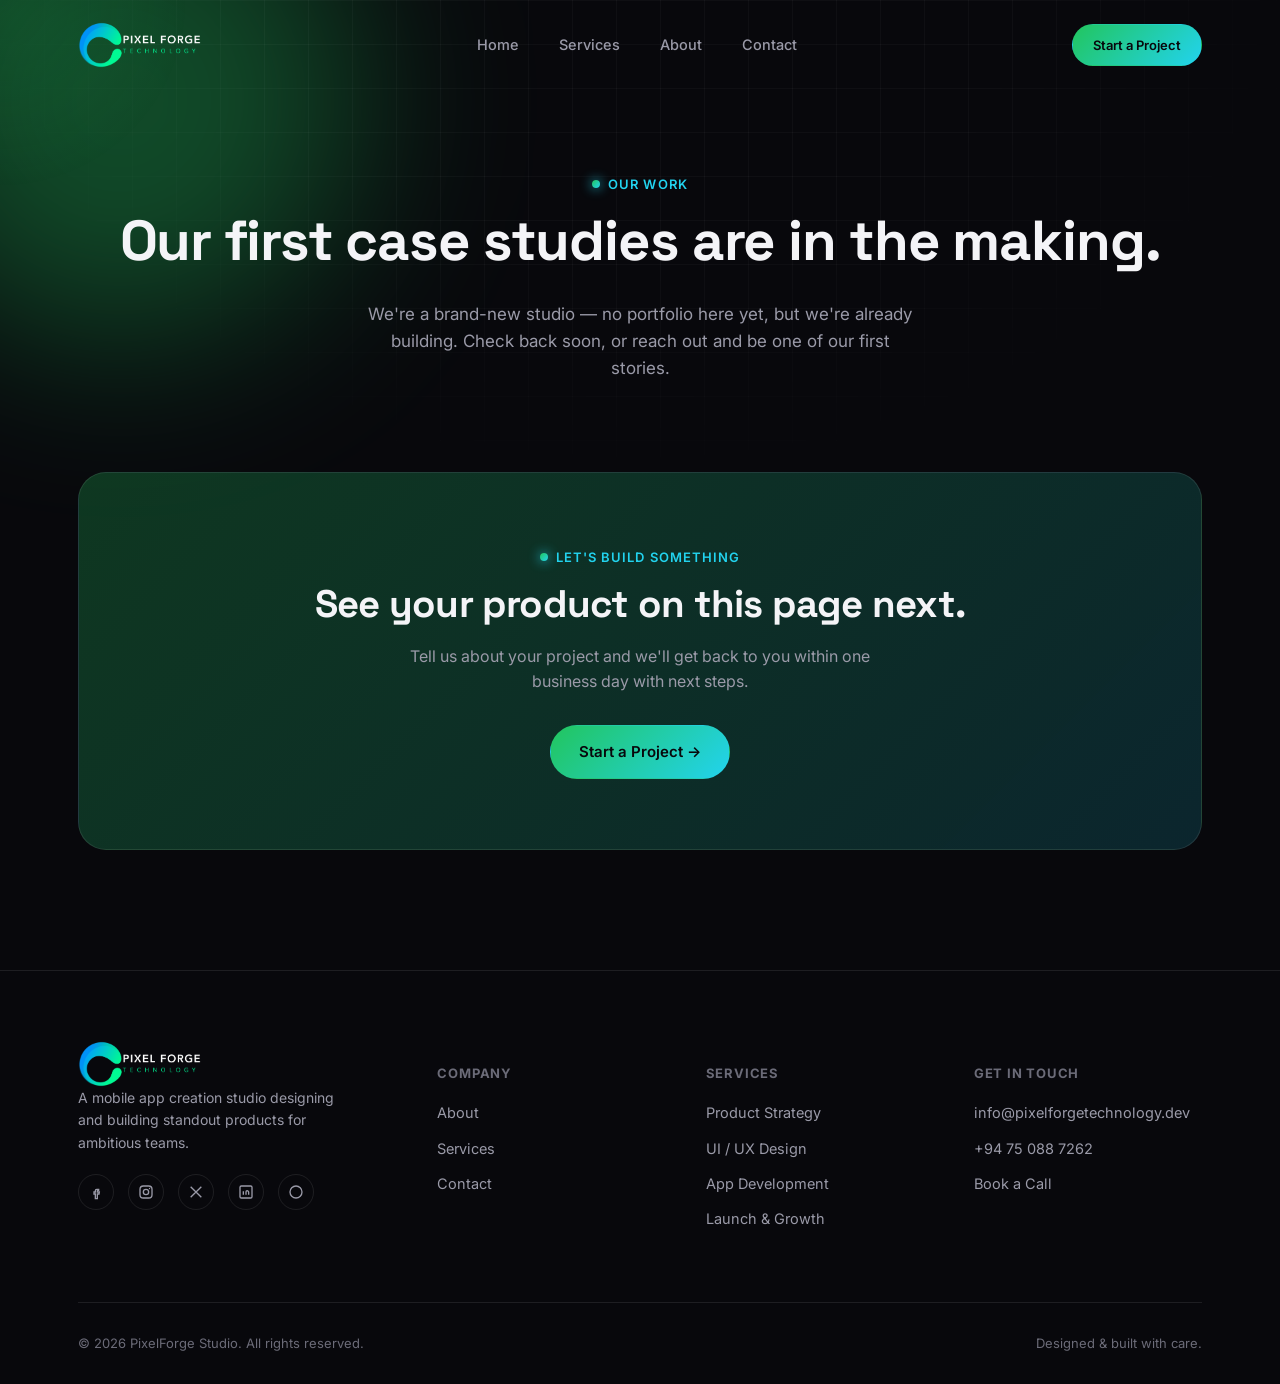
<file: work.html>
<!DOCTYPE html>
<html lang="en">
<head>
<meta charset="UTF-8">
<meta name="viewport" content="width=device-width, initial-scale=1.0">
<title>Work — PixelForge</title>
<meta name="description" content="PixelForge is a new mobile app creation studio — our first case studies are on the way.">
<link rel="icon" type="image/png" href="img/favicon.png">
<link rel="preconnect" href="https://fonts.googleapis.com">
<link href="https://fonts.googleapis.com/css2?family=Space+Grotesk:wght@500;600;700&family=Inter:wght@400;500;600;700&display=swap" rel="stylesheet">
<link rel="stylesheet" href="css/style.css">
</head>
<body>

<div class="cursor-glow"></div>

<header class="site-header">
  <div class="container">
    <a href="index.html" class="logo"><img src="img/logo.png" alt="PixelForge logo" class="logo-img"></a>
    <nav class="nav-links">
      <a href="index.html">Home</a>
      <a href="services.html">Services</a>
      <a href="about.html">About</a>
      <a href="contact.html">Contact</a>
    </nav>
    <div class="header-actions">
      <a href="contact.html" class="btn btn-primary btn-sm">Start a Project</a>
      <button class="nav-toggle" aria-label="Toggle menu"><span></span></button>
    </div>
  </div>
</header>

<main>
  <section class="page-hero">
    <div class="blob blob-1"></div>
    <div class="grid-overlay"></div>
    <div class="container" style="position:relative; z-index:2;">
      <span class="eyebrow" style="justify-content:center;">Our Work</span>
      <h1>Our first case studies are in the making.</h1>
      <p>We're a brand-new studio — no portfolio here yet, but we're already building. Check back soon, or reach out and be one of our first stories.</p>
    </div>
  </section>

  <section class="section" style="padding-top:0;">
    <div class="container">
      <div class="cta-banner reveal">
        <span class="eyebrow" style="justify-content:center;">Let's Build Something</span>
        <h2>See your product on this page next.</h2>
        <p>Tell us about your project and we'll get back to you within one business day with next steps.</p>
        <div class="btn-group">
          <a href="contact.html" class="btn btn-primary">Start a Project →</a>
        </div>
      </div>
    </div>
  </section>
</main>

<footer class="site-footer">
  <div class="container">
    <div class="footer-grid">
      <div class="footer-brand">
        <a href="index.html" class="logo"><img src="img/logo.png" alt="PixelForge logo" class="logo-img"></a>
        <p>A mobile app creation studio designing and building standout products for ambitious teams.</p>
        <div class="socials" style="margin-top:20px;">
          <a href="https://web.facebook.com/people/PixelForge-Technology/61591872968591/" aria-label="Facebook" target="_blank" rel="noopener"><svg viewBox="0 0 24 24" fill="none" stroke-width="2"><path d="M15 8h-2a2 2 0 00-2 2v2H9v3h2v7h3v-7h2.5l.5-3H14v-1.5c0-.5.5-1 1-1H16V8z"/></svg></a>
          <a href="https://www.instagram.com/pixelforge9134/" aria-label="Instagram" target="_blank" rel="noopener"><svg viewBox="0 0 24 24" fill="none" stroke-width="2"><rect x="3" y="3" width="18" height="18" rx="5"/><circle cx="12" cy="12" r="4"/><circle cx="17.3" cy="6.7" r="1" fill="var(--text-dim)" stroke="none"/></svg></a>
          <a href="https://twitter.com/pixelforge" aria-label="X / Twitter" target="_blank" rel="noopener"><svg viewBox="0 0 24 24" fill="none" stroke-width="2"><path d="M4 4l16 16M20 4L4 20"/></svg></a>
          <a href="https://linkedin.com/company/pixelforge" aria-label="LinkedIn" target="_blank" rel="noopener"><svg viewBox="0 0 24 24" fill="none" stroke-width="2"><rect x="3" y="3" width="18" height="18" rx="2"/><path d="M8 11v5M8 8v.01M12 16v-5M12 11c1.5-1.5 4-1 4 1.5V16"/></svg></a>
          <a href="https://dribbble.com/pixelforge" aria-label="Dribbble" target="_blank" rel="noopener"><svg viewBox="0 0 24 24" fill="none" stroke-width="2"><circle cx="12" cy="12" r="9"/></svg></a>
        </div>
      </div>
      <div class="footer-col">
        <h5>Company</h5>
        <a href="about.html">About</a>
        <a href="services.html">Services</a>
        <a href="contact.html">Contact</a>
      </div>
      <div class="footer-col">
        <h5>Services</h5>
        <a href="services.html">Product Strategy</a>
        <a href="services.html">UI / UX Design</a>
        <a href="services.html">App Development</a>
        <a href="services.html">Launch &amp; Growth</a>
      </div>
      <div class="footer-col">
        <h5>Get In Touch</h5>
        <a href="mailto:info@pixelforgetechnology.dev">info@pixelforgetechnology.dev</a>
        <a href="tel:+94750887262">+94 75 088 7262</a>
        <a href="contact.html">Book a Call</a>
      </div>
    </div>
    <div class="footer-bottom">
      <span>© 2026 PixelForge Studio. All rights reserved.</span>
      <span>Designed &amp; built with care.</span>
    </div>
  </div>
</footer>

<div class="modal-overlay">
  <div class="modal">
    <button class="modal-close" aria-label="Close">×</button>
    <div class="modal-body"></div>
  </div>
</div>

<script src="js/main.js"></script>
</body>
</html>
</file>
<file: css/style.css>
/* ==========================================================================
   PIXELFORGE — Mobile App Studio
   Design system: dark canvas, glass surfaces, green→cyan gradient accent
   ========================================================================== */

:root{
  --bg: #08080c;
  --bg-alt: #0f0f16;
  --surface: rgba(255,255,255,0.04);
  --surface-strong: rgba(255,255,255,0.07);
  --border: rgba(255,255,255,0.09);
  --text: #f4f4f7;
  --text-dim: #9a9aa8;
  --text-faint: #6b6b78;
  --accent-1: #22c55e;
  --accent-2: #22d3ee;
  --accent-3: #f472b6;
  --grad: linear-gradient(135deg, var(--accent-1), var(--accent-2));
  --grad-soft: linear-gradient(135deg, rgba(34,197,94,0.18), rgba(34,211,238,0.18));
  --radius-sm: 10px;
  --radius-md: 18px;
  --radius-lg: 28px;
  --ease: cubic-bezier(.16,.84,.44,1);
  --container: 1180px;
}

*, *::before, *::after{ box-sizing: border-box; }
html{ scroll-behavior: smooth; }
body{
  margin:0;
  background: var(--bg);
  color: var(--text);
  font-family: 'Inter', system-ui, -apple-system, sans-serif;
  font-size: 16px;
  line-height: 1.6;
  overflow-x: hidden;
  -webkit-font-smoothing: antialiased;
}
h1,h2,h3,h4{
  font-family: 'Space Grotesk', 'Inter', sans-serif;
  line-height: 1.1;
  margin: 0 0 .5em;
  letter-spacing: -0.02em;
}
p{ margin: 0 0 1em; color: var(--text-dim); }
a{ color: inherit; text-decoration: none; }
ul{ list-style: none; margin:0; padding:0; }
img{ max-width:100%; display:block; }
section{ position: relative; }
::selection{ background: var(--accent-1); color:#fff; }

.container{
  width: 100%;
  max-width: var(--container);
  margin: 0 auto;
  padding: 0 28px;
}

.eyebrow{
  display:inline-flex;
  align-items:center;
  gap:8px;
  font-size: 13px;
  font-weight: 600;
  letter-spacing: 0.08em;
  text-transform: uppercase;
  color: var(--accent-2);
  margin-bottom: 16px;
}
.eyebrow::before{
  content:'';
  width:8px; height:8px;
  border-radius:50%;
  background: var(--grad);
  box-shadow: 0 0 12px var(--accent-2);
}

/* ---------------- Buttons ---------------- */
.btn{
  display:inline-flex;
  align-items:center;
  justify-content:center;
  gap:8px;
  padding: 14px 28px;
  border-radius: 100px;
  font-weight: 600;
  font-size: 15px;
  cursor:pointer;
  border: 1px solid transparent;
  transition: transform .35s var(--ease), box-shadow .35s var(--ease), background .35s;
  white-space:nowrap;
}
.btn-primary{
  background: var(--grad);
  color:#08080c;
}
.btn-primary:hover{
  transform: translateY(-3px);
  box-shadow: 0 12px 30px rgba(34,197,94,0.4);
}
.btn-ghost{
  background: var(--surface);
  border-color: var(--border);
  color: var(--text);
  backdrop-filter: blur(8px);
}
.btn-ghost:hover{
  background: var(--surface-strong);
  transform: translateY(-3px);
}
.btn-sm{ padding: 10px 20px; font-size: 13px; }
.btn-block{ width:100%; }

/* ---------------- Header ---------------- */
.site-header{
  position: fixed;
  top:0; left:0; right:0;
  z-index: 500;
  padding: 22px 0;
  transition: background .4s, padding .4s, border-color .4s, backdrop-filter .4s;
  border-bottom: 1px solid transparent;
}
.site-header.scrolled{
  padding: 14px 0;
  background: rgba(8,8,12,0.75);
  backdrop-filter: blur(16px);
  border-color: var(--border);
}
.site-header .container{
  display:flex;
  align-items:center;
  justify-content:space-between;
  gap: 24px;
}
.logo{
  display:flex;
  align-items:center;
  gap:10px;
  font-family:'Space Grotesk', sans-serif;
  font-weight: 700;
  font-size: 20px;
  letter-spacing: -0.01em;
}
.logo-img{
  height: 46px;
  width: auto;
  flex-shrink:0;
}
.logo-mark{
  width: 30px; height:30px;
  border-radius: 9px;
  background: var(--grad);
  position:relative;
  flex-shrink:0;
}
.logo-mark::after{
  content:'';
  position:absolute; inset:6px;
  border-radius:5px;
  background: var(--bg);
}
.nav-links{
  display:flex;
  align-items:center;
  gap: 8px;
}
.nav-links a{
  padding: 10px 16px;
  border-radius: 100px;
  font-size: 14.5px;
  font-weight: 500;
  color: var(--text-dim);
  transition: color .25s, background .25s;
}
.nav-links a:hover, .nav-links a.active{
  color: var(--text);
  background: var(--surface);
}
.header-actions{ display:flex; align-items:center; gap:14px; }
.nav-toggle{
  display:none;
  width: 42px; height:42px;
  border-radius: 10px;
  background: var(--surface);
  border: 1px solid var(--border);
  align-items:center;
  justify-content:center;
  cursor:pointer;
}
.nav-toggle span, .nav-toggle span::before, .nav-toggle span::after{
  content:'';
  display:block;
  width:18px; height:2px;
  background: var(--text);
  position:relative;
  transition: transform .3s, opacity .3s;
}
.nav-toggle span::before{ position:absolute; top:-6px; }
.nav-toggle span::after{ position:absolute; top:6px; }
.nav-toggle.open span{ background: transparent; }
.nav-toggle.open span::before{ transform: rotate(45deg); top:0; }
.nav-toggle.open span::after{ transform: rotate(-45deg); top:0; }

/* ---------------- Background FX ---------------- */
.blob{
  position:absolute;
  border-radius:50%;
  filter: blur(90px);
  opacity:.35;
  pointer-events:none;
  z-index:0;
}
.blob-1{ width:480px; height:480px; background:var(--accent-1); top:-140px; left:-120px; animation: drift1 18s ease-in-out infinite; }
.blob-2{ width:420px; height:420px; background:var(--accent-2); bottom:-160px; right:-100px; animation: drift2 22s ease-in-out infinite; }
.blob-3{ width:340px; height:340px; background:var(--accent-3); top:40%; left:50%; animation: drift1 26s ease-in-out infinite reverse; opacity:.18; }

@keyframes drift1{
  0%,100%{ transform: translate(0,0) scale(1); }
  50%{ transform: translate(60px,40px) scale(1.1); }
}
@keyframes drift2{
  0%,100%{ transform: translate(0,0) scale(1); }
  50%{ transform: translate(-50px,-30px) scale(1.15); }
}

.grid-overlay{
  position:absolute; inset:0;
  background-image:
    linear-gradient(rgba(255,255,255,0.03) 1px, transparent 1px),
    linear-gradient(90deg, rgba(255,255,255,0.03) 1px, transparent 1px);
  background-size: 44px 44px;
  mask-image: radial-gradient(ellipse at 50% 0%, black 40%, transparent 75%);
  pointer-events:none;
}

/* ---------------- Door-open intro ---------------- */
.door-intro{
  position:fixed; inset:0;
  z-index:3000;
  display:flex;
  pointer-events:none;
  perspective: 1600px;
  perspective-origin: 50% 50%;
}
.door-panel{
  width:50%; height:100%;
  background:
    radial-gradient(ellipse at 50% 50%, rgba(34,197,94,0.12), transparent 60%),
    var(--bg);
  transform-style: preserve-3d;
}
.door-left{
  border-right:1px solid var(--border);
  box-shadow: 10px 0 60px rgba(0,0,0,0.55);
  transform-origin: left center;
  animation: door-open-left 1.3s .5s cubic-bezier(.6,0,.35,1) forwards;
}
.door-right{
  border-left:1px solid var(--border);
  box-shadow: -10px 0 60px rgba(0,0,0,0.55);
  transform-origin: right center;
  animation: door-open-right 1.3s .5s cubic-bezier(.6,0,.35,1) forwards;
}
.door-logo{
  position:absolute; top:50%; left:50%;
  transform: translate(-50%,-50%);
  animation: door-logo-fade .5s .25s var(--ease) forwards;
}
.door-logo .logo-mark{ width:46px; height:46px; border-radius:14px; }
/* Doors swing open on their outer-edge hinge, free edge sweeping toward the viewer */
@keyframes door-open-left{
  0%{ transform: rotateY(0deg); }
  100%{ transform: rotateY(-115deg); opacity:0; }
}
@keyframes door-open-right{
  0%{ transform: rotateY(0deg); }
  100%{ transform: rotateY(115deg); opacity:0; }
}
@keyframes door-logo-fade{
  0%{ opacity:1; transform: translate(-50%,-50%) scale(1); }
  100%{ opacity:0; transform: translate(-50%,-50%) scale(1.4); }
}

.hero-text{
  animation: slide-in-left 1s 1.15s var(--ease) both;
}
.hero .phone-stage{
  animation: slide-in-right 1s 1.15s var(--ease) both;
}
@keyframes slide-in-left{
  from{ opacity:0; transform: translateX(-90px); }
  to{ opacity:1; transform: translateX(0); }
}
@keyframes slide-in-right{
  from{ opacity:0; transform: translateX(90px); }
  to{ opacity:1; transform: translateX(0); }
}

@media (max-width: 980px){
  .door-logo .logo-mark{ width:36px; height:36px; }
}

/* ---------------- Hero ---------------- */
.hero{
  padding: 190px 0 120px;
  overflow:hidden;
}
.hero-grid{
  display:grid;
  grid-template-columns: 1.1fr .9fr;
  gap: 40px;
  align-items:center;
  position:relative;
  z-index:2;
}
.hero h1{
  font-size: clamp(2.6rem, 5vw, 4.4rem);
  margin-bottom: 24px;
}
.hero h1 .grad-text{
  background: var(--grad);
  -webkit-background-clip:text;
  background-clip:text;
  color:transparent;
}
.hero-sub{
  font-size: 18px;
  max-width: 480px;
  margin-bottom: 34px;
}
.hero-actions{ display:flex; gap:14px; flex-wrap:wrap; margin-bottom: 44px; }
.hero-meta{
  display:flex;
  gap: 36px;
  flex-wrap:wrap;
}
.hero-meta div strong{ display:block; font-size: 26px; font-family:'Space Grotesk',sans-serif; }
.hero-meta div span{ font-size: 13px; color: var(--text-faint); }

/* Phone mockups */
.phone-stage{
  position:relative;
  height: 560px;
}
.phone{
  position:absolute;
  width: 230px;
  height: 470px;
  border-radius: 38px;
  background: #111017;
  border: 6px solid #1c1b24;
  box-shadow: 0 0 0 1px rgba(255,255,255,0.06), 0 40px 80px rgba(34,197,94,0.28);
  overflow:hidden;
  animation: float 6s ease-in-out infinite;
}
.phone::before{
  content:'';
  position:absolute;
  top:14px; left:50%;
  transform: translateX(-50%);
  width: 70px; height:16px;
  border-radius: 20px;
  background: #05050a;
  z-index:3;
}
.phone-a{ top:10px; left:30px; z-index:3; }
.phone-b{ top:90px; right:0; width:200px; height:410px; opacity:.75; animation-delay: -3s; z-index:2; filter: saturate(.8); }
.phone-c{ bottom:-20px; left:110px; width:180px; height:370px; opacity:.5; animation-delay: -1.5s; z-index:1; filter: saturate(.6); }

@keyframes float{
  0%,100%{ transform: translateY(0) rotate(-2deg); }
  50%{ transform: translateY(-18px) rotate(1deg); }
}

.phone-screen{
  position:absolute; inset:0;
  background: linear-gradient(160deg, #17151f, #0b0a10);
  padding: 30px 14px 14px;
}
.mock-status{ display:flex; justify-content:space-between; font-size:9px; color:var(--text-faint); margin-bottom:14px; }
.mock-card{
  background: var(--surface-strong);
  border: 1px solid var(--border);
  border-radius: 14px;
  padding: 12px;
  margin-bottom: 10px;
}
.mock-line{ height:8px; border-radius:4px; background: rgba(255,255,255,0.09); margin-bottom:6px; }
.mock-line.short{ width:40%; }
.mock-line.grad{ background: var(--grad); height:6px; }
.mock-avatar{ width:26px; height:26px; border-radius:50%; background: var(--grad); margin-bottom:8px; }
.mock-bars{ display:flex; align-items:flex-end; gap:6px; height:60px; margin-top:10px; }
.mock-bars span{ flex:1; border-radius:4px 4px 0 0; background: var(--grad); opacity:.8; }
.mock-fab{
  position:absolute; bottom:20px; right:20px;
  width:40px; height:40px; border-radius:50%;
  background: var(--grad);
  box-shadow: 0 8px 20px rgba(34,197,94,0.5);
}

/* ---------------- Marquee ---------------- */
.marquee-section{ padding: 50px 0; border-top:1px solid var(--border); border-bottom:1px solid var(--border); }
.marquee-label{ text-align:center; font-size:13px; color:var(--text-faint); text-transform:uppercase; letter-spacing:.1em; margin-bottom:26px; }
.marquee{ overflow:hidden; -webkit-mask-image: linear-gradient(90deg, transparent, black 10%, black 90%, transparent); mask-image: linear-gradient(90deg, transparent, black 10%, black 90%, transparent); }
.marquee-track{ display:flex; gap: 70px; width: max-content; animation: scroll-left 26s linear infinite; }
.marquee-track span{ font-family:'Space Grotesk',sans-serif; font-size:22px; font-weight:600; color: var(--text-faint); white-space:nowrap; }
@keyframes scroll-left{ from{ transform: translateX(0); } to{ transform: translateX(-50%); } }

/* ---------------- Tech stack ---------------- */
.tech-stack-section{ border-top:1px solid var(--border); border-bottom:1px solid var(--border); background:var(--bg-alt); overflow:hidden; }
.tech-marquee{
  overflow:hidden;
  padding: 30px 0 10px;
  -webkit-mask-image: linear-gradient(90deg, transparent, black 8%, black 92%, transparent);
  mask-image: linear-gradient(90deg, transparent, black 8%, black 92%, transparent);
}
.tech-track{
  display:flex;
  align-items:center;
  gap: 36px;
  width: max-content;
  animation: tech-scroll-left 26s linear infinite;
}
.tech-marquee:hover .tech-track{ animation-play-state: paused; }
.tech-tag{
  flex-shrink:0;
  padding: 14px 30px;
  border-radius: 100px;
  border:1px solid var(--border);
  background: var(--surface);
  font-family:'Space Grotesk', sans-serif;
  font-size: 16px;
  font-weight: 600;
  color: var(--text-dim);
  white-space:nowrap;
  transition: color .3s, border-color .3s, background .3s;
}
.tech-tag:hover{ color:var(--text); border-color: rgba(34,197,94,0.45); background: var(--surface-strong); }

@keyframes tech-scroll-left{
  from{ transform: translateX(0); }
  to{ transform: translateX(-50%); }
}

/* ---------------- Section heading ---------------- */
.section{ padding: 120px 0; }
.section-head{ max-width: 640px; margin-bottom: 64px; }
.section-head.center{ margin-left:auto; margin-right:auto; text-align:center; }
.section-head h2{ font-size: clamp(2rem, 3.4vw, 2.8rem); }

/* ---------------- Services grid ---------------- */
.grid-4{ display:grid; grid-template-columns:repeat(4,1fr); gap:22px; }
.grid-3{ display:grid; grid-template-columns:repeat(3,1fr); gap:26px; }
.grid-2{ display:grid; grid-template-columns:repeat(2,1fr); gap:26px; }

.card{
  background: var(--surface);
  border:1px solid var(--border);
  border-radius: var(--radius-md);
  padding: 30px 26px;
  transition: transform .4s var(--ease), border-color .4s, background .4s;
  position:relative;
  overflow:hidden;
}
.card::before{
  content:'';
  position:absolute; inset:0;
  background: var(--grad-soft);
  opacity:0;
  transition: opacity .4s;
}
.card:hover{ transform: translateY(-8px); border-color: rgba(34,197,94,0.4); }
.card:hover::before{ opacity:1; }
.card > *{ position:relative; z-index:1; }
.card-icon{
  width:46px; height:46px;
  border-radius:12px;
  background: var(--grad);
  display:flex; align-items:center; justify-content:center;
  margin-bottom:20px;
}
.card-icon svg{ width:22px; height:22px; stroke: #08080c; }
.card h3{ font-size: 19px; margin-bottom:10px; }
.card p{ font-size: 14.5px; margin-bottom:0; }

/* ---------------- Work / Portfolio ---------------- */
.filter-bar{ display:flex; gap:10px; flex-wrap:wrap; margin-bottom:44px; }
.filter-btn{
  padding: 9px 20px;
  border-radius: 100px;
  border:1px solid var(--border);
  background: var(--surface);
  color: var(--text-dim);
  font-size:14px; font-weight:500;
  cursor:pointer;
  transition: all .25s;
}
.filter-btn:hover{ color:var(--text); }
.filter-btn.active{ background: var(--grad); color:#08080c; border-color:transparent; font-weight:600; }

.work-grid{ display:grid; grid-template-columns:repeat(3,1fr); gap:26px; }
.work-card{
  background: var(--surface);
  border:1px solid var(--border);
  border-radius: var(--radius-md);
  overflow:hidden;
  cursor:pointer;
  transition: transform .4s var(--ease), border-color .4s;
}
.work-card:hover{ transform: translateY(-8px); border-color: rgba(34,211,238,0.4); }
.work-thumb{
  height: 220px;
  background: var(--grad-soft);
  position:relative;
  display:flex; align-items:center; justify-content:center;
  border-bottom:1px solid var(--border);
}
.work-thumb .phone{ position:static; width:110px; height:220px; border-width:4px; animation:none; }
.work-info{ padding:22px 24px; }
.work-tag{ font-size:12px; color:var(--accent-2); text-transform:uppercase; letter-spacing:.06em; font-weight:600; margin-bottom:8px; display:block;}
.work-info h3{ font-size:19px; margin-bottom:6px; }
.work-info p{ font-size:14px; margin-bottom:0; }
.work-card[data-cat]{ display: var(--display, block); }

/* ---------------- Process timeline ---------------- */
.timeline{ display:grid; grid-template-columns: repeat(5,1fr); gap:20px; counter-reset: step; }
.timeline-step{ position:relative; padding-top: 50px; }
.timeline-step::before{
  counter-increment: step;
  content: counter(step, decimal-leading-zero);
  font-family:'Space Grotesk',sans-serif;
  font-size: 34px;
  font-weight:700;
  background: var(--grad);
  -webkit-background-clip:text; background-clip:text; color:transparent;
  position:absolute; top:0; left:0;
}
.timeline-step::after{
  content:'';
  position:absolute; top:22px; left:52px; right:-20px;
  height:1px;
  background: var(--border);
}
.timeline-step:last-child::after{ display:none; }
.timeline-step h4{ font-size:16.5px; margin-bottom:8px; }
.timeline-step p{ font-size:13.5px; }

/* ---------------- Stats ---------------- */
.stats-bar{
  display:grid; grid-template-columns:repeat(4,1fr);
  border:1px solid var(--border);
  border-radius: var(--radius-lg);
  background: var(--surface);
  overflow:hidden;
}
.stat{ padding: 40px 20px; text-align:center; border-right:1px solid var(--border); }
.stat:last-child{ border-right:none; }
.stat strong{ display:block; font-family:'Space Grotesk',sans-serif; font-size: 42px; background:var(--grad); -webkit-background-clip:text; background-clip:text; color:transparent; }
.stat span{ font-size:13.5px; color:var(--text-faint); }

/* ---------------- Testimonials ---------------- */
.testi-wrap{ position:relative; max-width:760px; margin:0 auto; text-align:center; }
.testi-slide{ display:none; }
.testi-slide.active{ display:block; animation: fade-in .6s var(--ease); }
@keyframes fade-in{ from{opacity:0; transform:translateY(14px);} to{opacity:1; transform:translateY(0);} }
.testi-quote{ font-size: 24px; font-family:'Space Grotesk',sans-serif; margin-bottom:26px; color:var(--text); }
.testi-person{ display:flex; align-items:center; justify-content:center; gap:12px; }
.testi-avatar{ width:44px; height:44px; border-radius:50%; background:var(--grad); display:flex;align-items:center;justify-content:center; font-weight:700; color:#08080c; font-family:'Space Grotesk',sans-serif;}
.testi-name{ font-weight:600; font-size:14.5px; }
.testi-role{ font-size:13px; color:var(--text-faint); }
.testi-dots{ display:flex; justify-content:center; gap:8px; margin-top:30px; }
.testi-dots button{ width:8px; height:8px; border-radius:50%; background: var(--border); border:none; cursor:pointer; padding:0; transition: background .3s, transform .3s; }
.testi-dots button.active{ background: var(--grad); transform: scale(1.3); }

/* ---------------- CTA banner ---------------- */
.cta-banner{
  border-radius: var(--radius-lg);
  padding: 70px 50px;
  background: linear-gradient(135deg, rgba(34,197,94,0.25), rgba(34,211,238,0.15));
  border: 1px solid var(--border);
  text-align:center;
  position:relative;
  overflow:hidden;
}
.cta-banner h2{ font-size: clamp(1.8rem,3vw,2.6rem); margin-bottom:18px; }
.cta-banner p{ max-width:480px; margin:0 auto 30px; }
.cta-banner .btn-group{ display:flex; gap:14px; justify-content:center; flex-wrap:wrap; }

/* ---------------- Footer ---------------- */
.site-footer{ border-top:1px solid var(--border); padding: 70px 0 30px; }
.footer-grid{ display:grid; grid-template-columns: 1.4fr 1fr 1fr 1fr; gap:40px; margin-bottom:60px; }
.footer-brand p{ max-width:280px; font-size:14px; }
.footer-col h5{ font-size:13px; text-transform:uppercase; letter-spacing:.06em; color:var(--text-faint); margin-bottom:18px; }
.footer-col a{ display:block; font-size:14.5px; color:var(--text-dim); margin-bottom:12px; transition:color .2s; }
.footer-col a:hover{ color:var(--text); }
.footer-bottom{ display:flex; justify-content:space-between; align-items:center; padding-top:30px; border-top:1px solid var(--border); font-size:13px; color:var(--text-faint); flex-wrap:wrap; gap:14px; }
.socials{ display:flex; gap:14px; }
.socials a{ width:36px; height:36px; border-radius:50%; border:1px solid var(--border); display:flex; align-items:center; justify-content:center; transition: border-color .25s, transform .25s; }
.socials a:hover{ border-color: var(--accent-2); transform: translateY(-3px); }
.socials svg{ width:16px; height:16px; stroke:var(--text-dim); }

/* ---------------- Reveal animation ---------------- */
.reveal{ opacity:0; transform: translateY(28px); transition: opacity .8s var(--ease), transform .8s var(--ease); }
.reveal.in-view{ opacity:1; transform:translateY(0); }
.reveal-delay-1{ transition-delay: .1s; animation-delay: .1s; }
.reveal-delay-2{ transition-delay: .2s; animation-delay: .2s; }
.reveal-delay-3{ transition-delay: .3s; animation-delay: .3s; }

/* Cards drop in from above (as if sliding out from under the tech stack
   section) and bounce 3 times with decreasing height. Heights are in vh so
   they scale with the screen: ~19vh matches a ~4in bounce on a 42in display. */
.card-drop{ opacity:0; transform: translateY(-26vh); transition:none; }
.card-drop.in-view{
  transition:none;
  animation: card-fall-bounce 1.8s cubic-bezier(.22,.68,.35,1) both;
}
.card-drop:hover{ transition: transform .4s var(--ease), border-color .4s, background .4s; }
@keyframes card-fall-bounce{
  0%{ transform: translateY(-26vh); opacity:0; }
  45%{ transform: translateY(0); opacity:1; }
  58%{ transform: translateY(-19vh); }
  72%{ transform: translateY(0); }
  83%{ transform: translateY(-9vh); }
  91%{ transform: translateY(0); }
  96%{ transform: translateY(-4vh); }
  100%{ transform: translateY(0); }
}

/* ---------------- Page hero (inner pages) ---------------- */
.page-hero{ padding: 170px 0 90px; text-align:center; }
.page-hero h1{ font-size: clamp(2.2rem,4.4vw,3.6rem); }
.page-hero p{ max-width: 560px; margin: 0 auto; font-size:17px; }

/* ---------------- Values / About ---------------- */
.value-card{ text-align:left; }
.team-card{ text-align:center; }
.team-avatar{ width:72px; height:72px; border-radius:50%; background:var(--grad); margin:0 auto 16px; display:flex; align-items:center; justify-content:center; font-family:'Space Grotesk',sans-serif; font-weight:700; font-size:22px; color:#08080c; }
.team-card h4{ font-size:16px; margin-bottom:2px; }
.team-card span{ font-size:13px; color:var(--text-faint); }

/* ---------------- Contact ---------------- */
.contact-grid{ display:grid; grid-template-columns: 1fr 1fr; gap:50px; align-items:start; }
.contact-grid-single{ grid-template-columns: 1fr; max-width:520px; margin:0 auto; }
.form-group{ margin-bottom:20px; }
.form-group label{ display:block; font-size:13.5px; font-weight:600; margin-bottom:8px; color: var(--text-dim); }
.form-group input, .form-group textarea, .form-group select{
  width:100%;
  padding: 14px 16px;
  border-radius: var(--radius-sm);
  background: var(--surface);
  border: 1px solid var(--border);
  color: var(--text);
  font-family:inherit;
  font-size:14.5px;
  transition: border-color .25s, background .25s;
}
.form-group input:focus, .form-group textarea:focus, .form-group select:focus{
  outline:none;
  border-color: var(--accent-2);
  background: var(--surface-strong);
}
.form-group textarea{ resize:vertical; min-height:120px; }
.form-note{ font-size:13px; color:var(--text-faint); margin-top:14px; }
.form-success{ display:none; padding:16px 18px; border-radius:var(--radius-sm); background: rgba(34,211,238,0.12); border:1px solid rgba(34,211,238,0.3); color:var(--accent-2); font-size:14px; margin-bottom:20px; }
.form-success.show{ display:block; }
.contact-info-item{ display:flex; gap:16px; align-items:flex-start; margin-bottom:28px; }
.contact-info-icon{ width:42px; height:42px; border-radius:11px; background:var(--surface); border:1px solid var(--border); display:flex; align-items:center; justify-content:center; flex-shrink:0; }
.contact-info-icon svg{ width:19px; height:19px; stroke: var(--accent-2); }
.contact-info-item h4{ font-size:15px; margin-bottom:4px; }
.contact-info-item p{ font-size:14px; margin-bottom:0; }

/* ---------------- Modal (case study) ---------------- */
.modal-overlay{
  position:fixed; inset:0; z-index:1000;
  background: rgba(5,5,8,0.8);
  backdrop-filter: blur(6px);
  display:flex; align-items:center; justify-content:center;
  padding: 30px;
  opacity:0; visibility:hidden;
  transition: opacity .35s, visibility .35s;
}
.modal-overlay.open{ opacity:1; visibility:visible; }
.modal{
  background: var(--bg-alt);
  border:1px solid var(--border);
  border-radius: var(--radius-lg);
  max-width: 720px; width:100%;
  max-height: 84vh;
  overflow-y:auto;
  padding: 44px;
  position:relative;
  transform: translateY(30px) scale(.97);
  transition: transform .35s var(--ease);
}
.modal-overlay.open .modal{ transform: translateY(0) scale(1); }
.modal-close{
  position:absolute; top:20px; right:20px;
  width:38px; height:38px; border-radius:50%;
  background: var(--surface); border:1px solid var(--border);
  display:flex; align-items:center; justify-content:center;
  cursor:pointer; font-size:18px; color:var(--text-dim);
}
.modal-tag{ font-size:12px; color:var(--accent-2); text-transform:uppercase; letter-spacing:.06em; font-weight:600; }
.modal h3{ font-size:28px; margin: 10px 0 18px; }
.modal-meta{ display:flex; gap:26px; flex-wrap:wrap; margin: 22px 0; padding:20px 0; border-top:1px solid var(--border); border-bottom:1px solid var(--border); }
.modal-meta div span{ display:block; font-size:12px; color:var(--text-faint); text-transform:uppercase; letter-spacing:.05em; margin-bottom:4px; }
.modal-meta div strong{ font-size:14.5px; font-weight:600; }

/* ---------------- Cursor glow ---------------- */
.cursor-glow{
  position:fixed;
  width: 380px; height:380px;
  border-radius:50%;
  background: radial-gradient(circle, rgba(34,197,94,0.14), transparent 70%);
  pointer-events:none;
  z-index:1;
  transform: translate(-50%,-50%);
  transition: opacity .3s;
  opacity:0;
}
@media(hover:hover){ .cursor-glow{ opacity:1; } }

/* ---------------- Responsive ---------------- */
@media (max-width: 980px){
  .grid-4{ grid-template-columns:repeat(2,1fr); }
  .grid-3{ grid-template-columns:repeat(2,1fr); }
  .work-grid{ grid-template-columns:repeat(2,1fr); }
  .timeline{ grid-template-columns:repeat(2,1fr); row-gap:40px; }
  .timeline-step::after{ display:none; }
  .footer-grid{ grid-template-columns:1fr 1fr; }
  .hero-grid{ grid-template-columns:1fr; }
  .phone-stage{ height:420px; margin-top:20px; }
  .contact-grid{ grid-template-columns:1fr; }
}
@media (max-width: 720px){
  .nav-links{ display:none; }
  .nav-toggle{ display:flex; }
  .nav-links.mobile-open{
    display:flex; flex-direction:column;
    position:fixed; top:74px; left:20px; right:20px;
    background: var(--bg-alt); border:1px solid var(--border);
    border-radius: var(--radius-md); padding:16px; gap:4px;
    box-shadow: 0 20px 50px rgba(0,0,0,0.5);
  }
  .grid-4{ grid-template-columns:1fr; }
  .grid-3{ grid-template-columns:1fr; }
  .grid-2{ grid-template-columns:1fr; }
  .work-grid{ grid-template-columns:1fr; }
  .timeline{ grid-template-columns:1fr; }
  .stats-bar{ grid-template-columns:repeat(2,1fr); }
  .stat{ border-bottom:1px solid var(--border); }
  .footer-grid{ grid-template-columns:1fr; gap:30px; }
  .section{ padding:80px 0; }
  .hero{ padding:150px 0 80px; }
  .cta-banner{ padding:50px 24px; }
}

@media (prefers-reduced-motion: reduce){
  *{ animation-duration: .001s !important; animation-iteration-count:1 !important; transition-duration: .001s !important; }
  html{ scroll-behavior:auto; }
}
</file>
